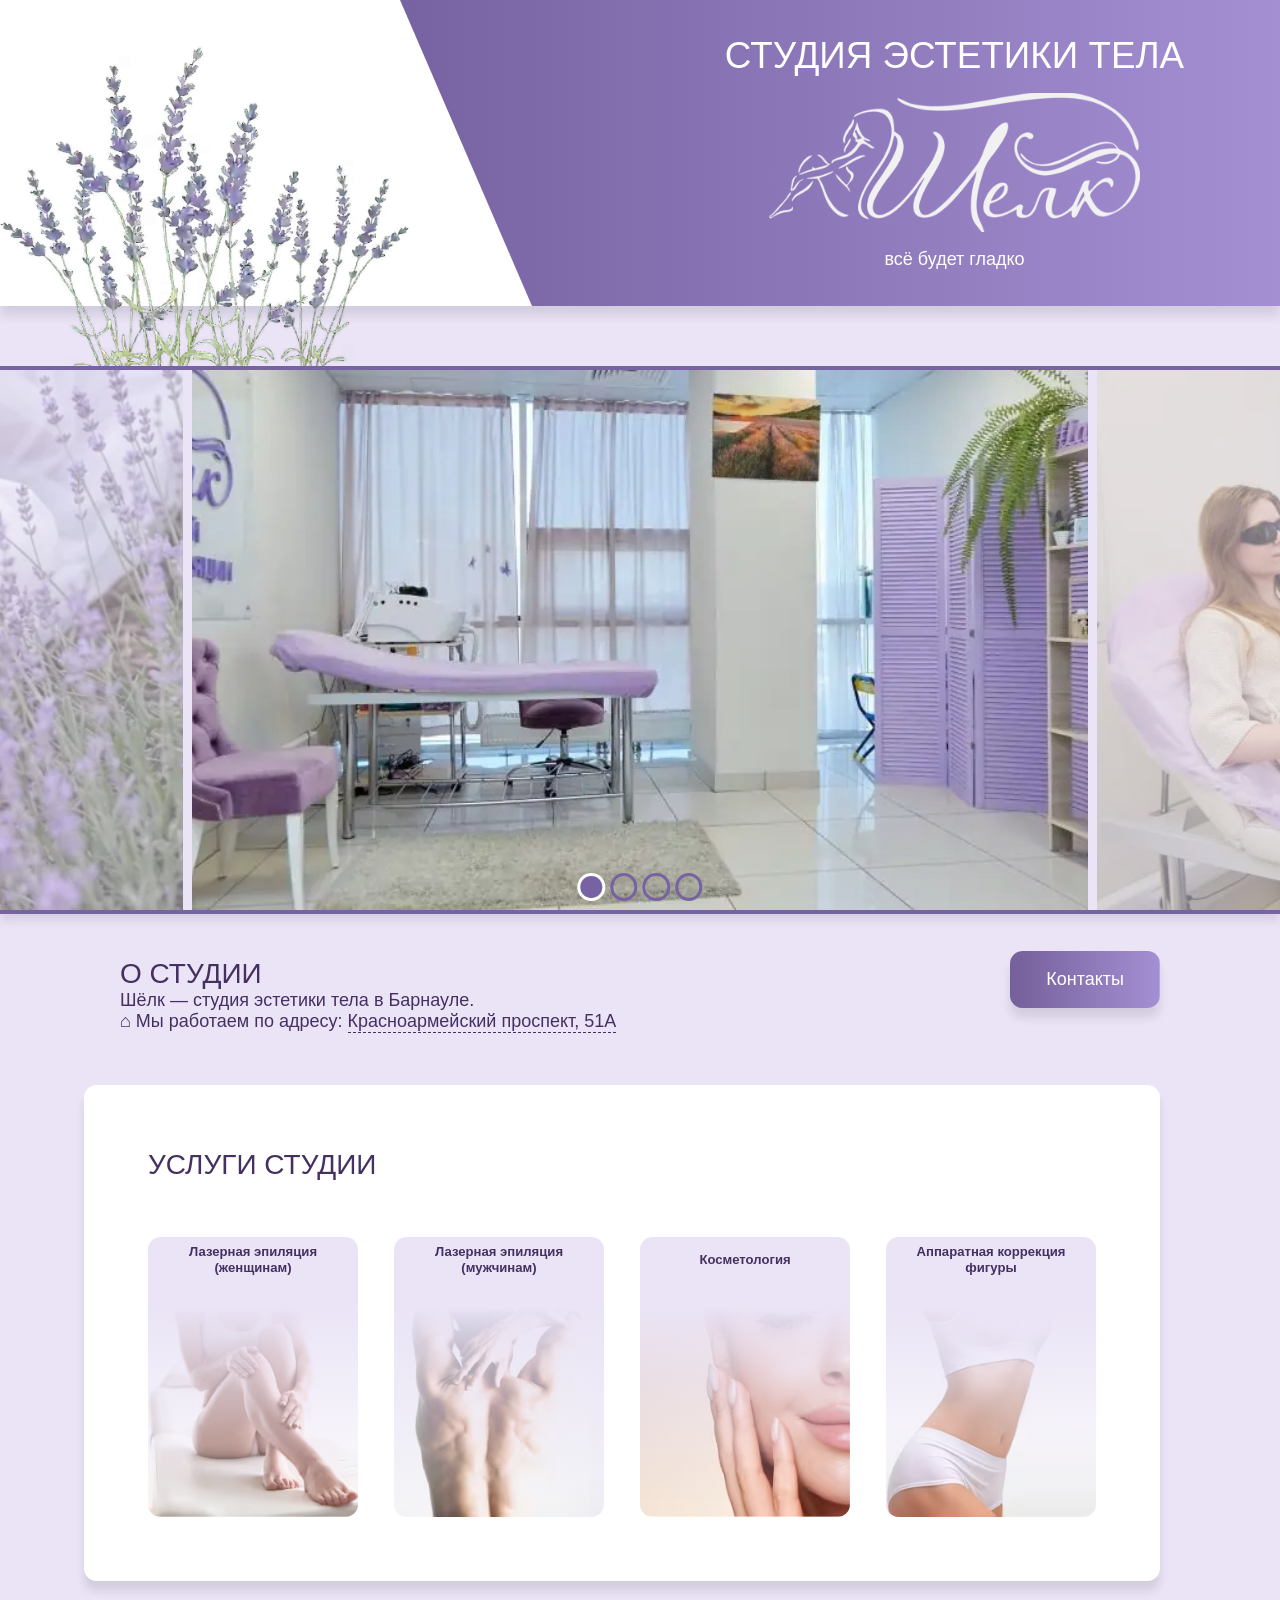
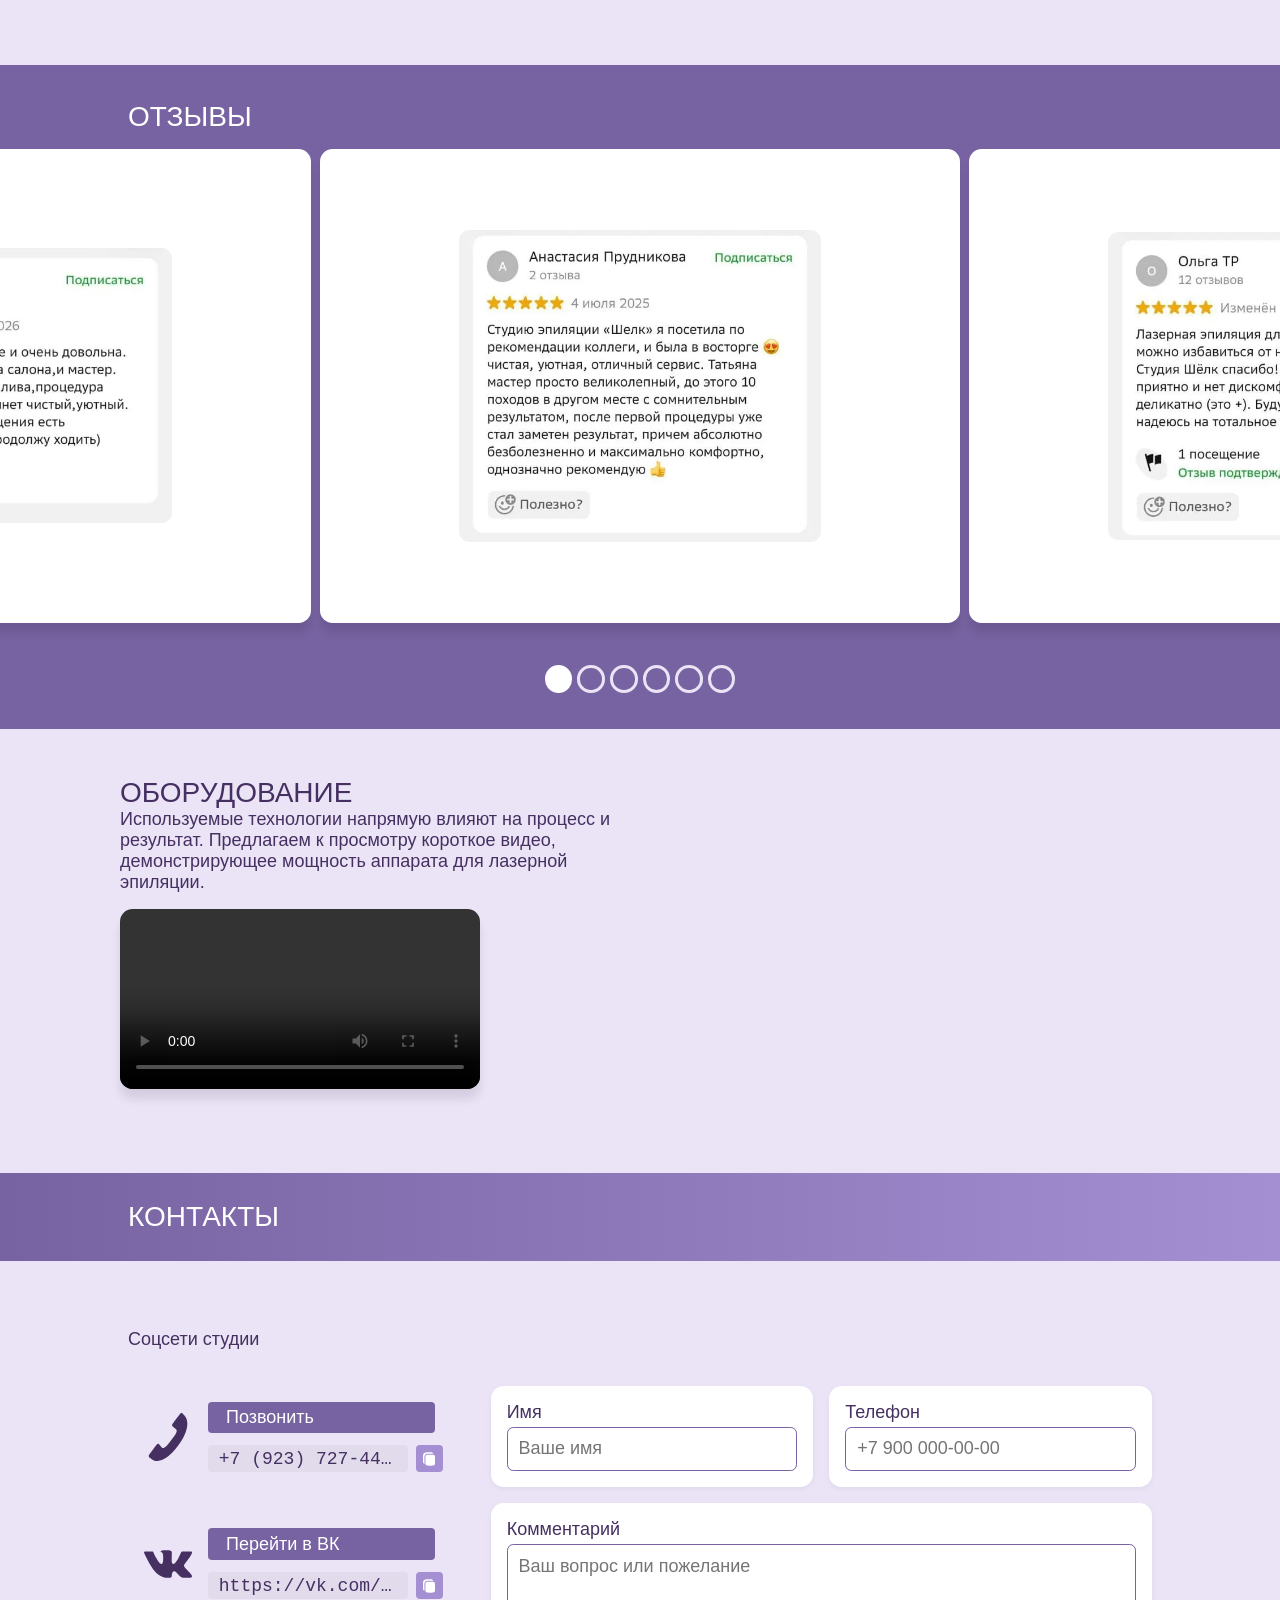
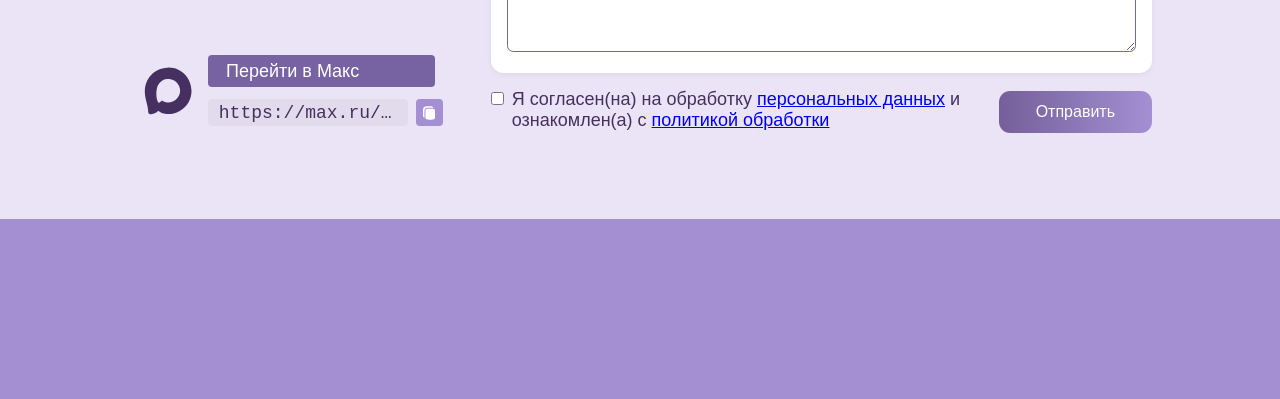
<file: src/index.html>
<!DOCTYPE html>
<html lang="en">
<head>
    <meta charset="UTF-8">
    <meta name="viewport" content="width=device-width, initial-scale=1.0">
    <meta name="description" content="Студия эстетики тела «Шёлк» в Барнауле. Лазерная эпиляция, вакуумный массаж, уход за лицом и телом. Запись онлайн или по телефону.">
    <title> Студия Шёлк | Главная </title>

    <link rel="stylesheet" href="./styles/index.css">

    
    <script src="index.js" defer></script>
</head>

<body class="flow">
    <header class="flex main-header">
        <div class="flex">

        </div>

        <div class="flow flow--space-small">
            <h1 class="uppercase fs-900">Студия эстетики тела</h1>
            <img src="./assets/logo.svg" alt="Логотип студии Шёлк">
            <p class="lowercase">Всё будет гладко</p>
        </div>
    </header>

    <main class="grid grid-container grid-container--home flow">
        <a href="#contacts" class="btn-appointment bold">Контакты</a>

        <section class="about flex">
    <div>
        <h2 class="uppercase">О студии</h2>
        <p>Шёлк — студия эстетики тела в Барнауле.</p>
        <p>
            ⌂ Мы работаем по адресу:
            <span class="address-wrapper">
                <button type="button"
                        class="address-link address-link--button"
                        aria-expanded="false"
                        aria-haspopup="true">
                    Красноармейский проспект, 51А
                </button>
                <span class="address-menu" role="menu" hidden>
                    <a href="https://yandex.ru/maps/197/barnaul/?indoorLevel=1&ll=83.775032%2C53.337092&mode=routes&rtext=53.336923%2C83.774165&rtt=auto&ruri=ymapsbm1%3A%2F%2Forg%3Foid%3D176919588288&z=19"
                       target="_blank" rel="noopener noreferrer" role="menuitem">
                        Яндекс.Карты
                    </a>
                    <a href="https://www.google.com/maps/place/%D0%A8%D1%91%D0%BB%D0%BA,%D1%81%D1%82%D1%83%D0%B4%D0%B8%D1%8F+%D1%8D%D1%81%D1%82%D0%B5%D1%82%D0%B8%D0%BA%D0%B8+%D1%82%D0%B5%D0%BB%D0%B0/@53.3370937,83.7737803,21z/data=!4m6!3m5!1s0x42dda59d79df5edb:0x22a3ec48aa9c4187!8m2!3d53.337164!4d83.774268!16s%2Fg%2F11lkx2tb87?entry=ttu&g_ep=EgoyMDI2MDkwOS4wIKXMDSoASAFQAw%3D%3Dhttps://2gis.ru/barnaul/inside/563585608666604/firm/70000001031281318/tab/info?m=83.774301%2C53.336918%2F20"
                       target="_blank" rel="noopener noreferrer" role="menuitem">
                        Google Maps
                    </a>
                    <a href="https://2gis.ru/routeSearch/rsType/car/to/83.779836,53.348105"
                       target="_blank" rel="noopener noreferrer" role="menuitem">
                        2ГИС
                    </a>
                    <a href="https://maps.apple/p/IIv70zoH55KvIC"
                       target="_blank" rel="noopener noreferrer" role="menuitem">
                        Apple Maps
                    </a>
                </span>
            </span>
        </p>
    </div>
</section>

<section class="images-wrapper has-lavender" aria-label="Фотографии интерьера студии">
    <div class="carousel-viewport">
        <div class="images-carousel flex">
        <picture data-index="0" data-static="true">
            <source type="image/webp"
                    srcset="./assets/home-images/home-1-small.webp 480w,
                            ./assets/home-images/home-1-medium.webp 800w,
                            ./assets/home-images/home-1-large.webp 1200w"
                    sizes="(max-width: 45em) 90vw, 60vw">
            <img src="./assets/home-images/home-1-large.jpeg"
                srcset="./assets/home-images/home-1-small.jpeg 480w,
                        ./assets/home-images/home-1-medium.jpeg 800w,
                        ./assets/home-images/home-1-large.jpeg 1200w"
                sizes="(max-width: 45em) 90vw, 60vw"
                width="1200" height="750"
                fetchpriority="high"
                decoding="async"
                alt="">
        </picture>
        </div>
    </div>
    <div class="carousel-controls dot-indicators" role="tablist" aria-label="Выберите слайд">
    </div>
</section>

<section class="services flow">
    <h2 class="uppercase bold">Услуги студии</h2>

    <div class="services-wrapper flex">
        <a href="lazer.html" class="services__card-link">
            <p class="service-name flex bold">Лазерная эпиляция (женщинам)</p>
            <div class="services__card-image">
                <picture>
                    <source type="image/avif" srcset="./assets/services-images/img-lazer.avif">
                    <source type="image/webp" srcset="./assets/services-images/img-lazer.webp">
                    <img src="./assets/services-images/img-lazer.jpg" alt="" width="600" height="750" loading="lazy">
                </picture>
            </div>
        </a>

        <a href="lazer-men.html" class="services__card-link">
            <p class="service-name flex">Лазерная эпиляция (мужчинам)</p>
            <div class="services__card-image">
                <picture>
                    <source type="image/avif" srcset="./assets/services-images/img-lazer-male.avif">
                    <source type="image/webp" srcset="./assets/services-images/img-lazer-male.webp">
                    <img src="./assets/services-images/img-lazer-male.jpg" alt="" width="600" height="750" loading="lazy">
                </picture>
            </div>
        </a>

        <a href="cosmetology.html" class="services__card-link">
            <p class="service-name flex">Косметология</p>
            <div class="services__card-image">
                <picture>
                    <source type="image/avif" srcset="./assets/services-images/img-cosm.avif">
                    <source type="image/webp" srcset="./assets/services-images/img-cosm.webp">
                    <img src="./assets/services-images/img-cosm.jpg" alt="" width="600" height="750" loading="lazy">
                </picture>
            </div>
        </a>

        <a href="body-contouring.html" class="services__card-link">
            <p class="service-name flex">Аппаратная коррекция фигуры</p>
            <div class="services__card-image">
                <picture>
                    <source type="image/avif" srcset="./assets/services-images/img-figure.avif">
                    <source type="image/webp" srcset="./assets/services-images/img-figure.webp">
                    <img src="./assets/services-images/img-figure.jpg" alt="" width="600" height="750" loading="lazy">
                </picture>
            </div>
        </a>
    </div>
</section>
        
    <section class="reviews grid">
        <h2 class="uppercase">Отзывы</h2>
        <div class="reviews-carousel-wrapper"> 
            <div class="reviews-carousel flex">
            </div>
        </div>
        <div class="reviews-controls dot-indicators" role="tablist" aria-label="Выберите слайд">
        </div>
    </section>

        <section class="tech flex">
            <div>
        <h2 class="uppercase">Оборудование</h2>
        <p>Используемые технологии напрямую влияют на процесс и результат. Предлагаем к просмотру короткое видео, демонстрирующее мощность аппарата для лазерной эпиляции.</p>
            </div>
        <video class="video" controls>
            <source src="assets/video-laser.mp4" type="video/mp4">
        </video>
        </section>

<section id="contacts" class="contacts flow" aria-labelledby="contact-heading">
    <h2 id="contact-heading" class="uppercase">Контакты</h2>
    <div class="contacts-content">
        <p>Соцсети студии</p>

        <div class="contacts-layout">
            <div class="contact-cards">
                <!-- Телефон -->
                <div class="contact-card">
                    <img src="assets/social/558022.svg" alt="Телефон" width="48" height="48" class="contact-card-icon">
                    <div class="contact-card-info">
                        <div class="contact-card-row">
                            <a href="tel:+79237274477" class="contact-card-btn">Позвонить</a>
                        </div>
                        <div class="contact-card-row">
                            <span class="contact-card-id" id="phone-id">+7 (923) 727-44-77</span>
                            <button type="button" class="contact-card-btn copy-btn" data-target="phone-id" aria-label="Скопировать номер телефона"></button>
                        </div>
                    </div>
                </div>

                <!-- ВКонтакте -->
                <div class="contact-card">
                    <img src="assets/social/logo-vk.svg" alt="ВКонтакте" width="48" height="48" class="contact-card-icon">
                    <div class="contact-card-info">
                        <div class="contact-card-row">
                            <a href="https://vk.com/@shelk_brn" target="_blank" rel="noopener noreferrer" class="contact-card-btn">Перейти в ВК</a>
                        </div>
                        <div class="contact-card-row">
                            <span class="contact-card-id" id="vk-id">https://vk.com/@shelk_brn</span>
                            <button type="button" class="contact-card-btn copy-btn" data-target="vk-id" aria-label="Скопировать адрес ВКонтакте"></button>
                        </div>
                    </div>
                </div>

                <!-- Макс -->
                <div class="contact-card">
                    <img src="assets/social/logo_max.svg" alt="Мессенджер Макс" width="48" height="48" class="contact-card-icon">
                    <div class="contact-card-info">
                        <div class="contact-card-row">
                            <a href="https://max.ru/u/f9LHodD0cOLfuYYqLFpOiyBLdlvNSY3TDRXtQqobvHROgwjNWFryp_TKkSQ" target="_blank" rel="noopener noreferrer" class="contact-card-btn">Перейти в Макс</a>
                        </div>
                        <div class="contact-card-row">
                            <span class="contact-card-id" id="max-id">https://max.ru/u/f9LHodD0cOLfuYYqLFpOiyBLdlvNSY3TDRXtQqobvHROgwjNWFryp_TKkSQ</span>
                            <button type="button" class="contact-card-btn copy-btn" data-target="max-id" aria-label="Скопировать ник в Максе"></button>
                        </div>
                    </div>
                </div>
            </div>

            <form id="contact-form" class="contact-form"
                  action="https://formspree.io/f/maeyrvdz"
                  method="POST" novalidate>
                <div class="form-columns">
                    <div class="form-column form-column--contacts">
                        <div class="form-group">
                            <label for="name">Имя</label>
                            <input type="text" id="name" name="name" placeholder="Ваше имя" required>
                            <span class="error-message" id="name-error"></span>
                        </div>
                        <div class="form-group">
                            <label for="phone">Телефон</label>
                            <input type="tel" id="phone" name="phone" placeholder="+7 900 000-00-00" required>
                            <span class="error-message" id="phone-error"></span>
                        </div>
                    </div>

                    <div class="form-column form-column--message">
                        <div class="form-group">
                            <label for="message">Комментарий</label>
                            <textarea id="message" name="message" rows="4" placeholder="Ваш вопрос или пожелание"></textarea>
                        </div>

                        <div class="form-group form-group--checkbox">
                            <input type="checkbox" id="consent" name="consent" required>
                            <label for="consent">
                                Я согласен(на) на обработку 
                                <a href="#" data-modal="modal-consent">персональных данных</a>
                                и ознакомлен(а) с 
                                <a href="#" data-modal="modal-policy">политикой обработки</a>
                            </label>
                            <span class="error-message" id="consent-error"></span>
                        </div>

                        <button type="submit" class="submit-btn">Отправить</button>
                        <div id="form-feedback" class="form-feedback" role="status"></div>
                    </div>
                </div>
            </form>
        </div>
    </div>

    <!-- Модальное окно с политикой -->
<!-- Модальное окно: Согласие на обработку ПД -->
<div class="modal" id="modal-consent" role="dialog" aria-modal="true" aria-labelledby="modal-consent-title">
    <div class="modal-content">
        <button type="button" class="modal-close" aria-label="Закрыть">&times;</button>
        <h3 id="modal-consent-title" class="uppercase">Согласие на обработку персональных данных</h3>
        <div class="policy-text">
            <p>Согласие на обработку персональных данных.</p><p>Действуя свободно, своей волей и в своем интересе, а также подтверждая свою дееспособность, я, как физическое лицо, ­­­­­­­даю свое согласие ИП Матвеенкова Татьяна Александровна, расположенному по адресу: г. Барнаул, пр. Красноармейский 51а, оф. 802] (далее - Оператор), на обработку своих персональных данных со следующими условиями:</p><ul><li>Данное Согласие дается на обработку персональных данных, как без использования средств автоматизации, так и с их использованием.</li><li>Согласие дается на обработку следующих моих персональных данных:<ul><li>Персональные данные, не являющиеся специальными или биометрическими: фамилия, имя, отчество; номера контактных телефонов; адрес электронной почты; пол; дата рождения; категория клиента; реквизиты карты лояльности; сведения об оказываемых услугах.</li></ul></li><li>Цель обработки персональных данных:<ul><li>предоставления пользователю возможности онлайн-записи на приём к ИП Матвеенкова Татьяна Александровна.</li><li>приобретение Предложений ИП Матвеенкова Татьяна Александровна, получение услуг и товаров ИП Матвеенкова Татьяна Александровна.</li></ul></li><li>В ходе обработки с персональными данными будут совершены следующие действия: сбор; запись; систематизация; накопление; хранение; уточнение (обновление, изменение); извлечение; использование; блокирование; удаление; уничтожение.</li><li>Персональные данные обрабатываются до достижения цели обработки либо до отзыва согласия на обработку персональных данных, в зависимости от того, какое из событий наступит раньше.</li><li>Согласие может быть отозвано субъектом персональных данных или его представителем путем направления письменного заявления Оператору или его представителю по адресу, указанному в начале данного Согласия.</li><li>В случае отзыва субъектом персональных данных или его представителем согласия на обработку персональных данных Оператор вправе продолжить обработку персональных данных без согласия субъекта персональных данных при наличии оснований, указанных в пунктах 2 – 11 части 1 статьи 6, части 2 статьи 10 и части 2 статьи 11 Федерального закона №152-ФЗ «О персональных данных» от 27.07.2006 г.</li><li>Настоящее согласие действует все время до момента прекращения обработки персональных данных, указанных в п.5 и п.6 данного Согласия.</li></ul>
        </div>
    </div>
</div>

<!-- Модальное окно: Политика обработки ПД -->
<div class="modal" id="modal-policy" role="dialog" aria-modal="true" aria-labelledby="modal-policy-title">
    <div class="modal-content">
        <button type="button" class="modal-close" aria-label="Закрыть">&times;</button>
        <h3 id="modal-policy-title" class="uppercase">Политика защиты и обработки персональных данных</h3>
        <div class="policy-text">
            <p><strong>&laquo;УТВЕРЖДАЮ&raquo;<br />ИП Матвеенкова Т.А.</strong></p>
<p><strong> &laquo;14&raquo; августа 2026г.</strong></p>
<p><strong>ПОЛИТИКА ЗАЩИТЫ И ОБРАБОТКИ</strong><br /><strong>ПЕРСОНАЛЬНЫХ ДАННЫХ </strong></p>
<ol>
<li><strong>ОБЩИЕ ПОЛОЖЕНИЯ</strong>
<ol>
<li>Настоящая Политика защиты и обработки персональных данных клиентов, контрагентов и пользователей сайта (далее &ndash; Политика) составлена в соответствии с требованиями Федерального закона от 27.07.2006г. № 152-ФЗ &laquo;О персональных данных&raquo; (далее &ndash; Закон о персональных данных) и определяет порядок обработки персональных данных и меры по обеспечению безопасности персональных данных, принимаемые ИП Матвеенковой Татьяной Александровной, ИНН 222102444014, ОГРНИП 319222500055096, далее &ndash; Оператор).</li>
<li>Оператор ставит своей важнейшей целью и условием осуществления своей деятельности соблюдение прав и свобод человека и гражданина при обработке его персональных данных, в том числе защиты прав на неприкосновенность частной жизни, личную и семейную тайну.</li>
<li>Политика действует в отношении всех персональных данных, которые обрабатывает Оператор.</li>
<li>Политика распространяется на отношения в области обработки персональных данных, возникшие у Оператора как до, так и после утверждения настоящей Политики.</li>
<li>Во исполнение требований ч. 2 ст. 18.1 Закона о персональных данных настоящая Политика публикуется в свободном доступе в информационно-телекоммуникационной сети Интернет</li>
<li>Настоящая политика Оператора в отношении обработки персональных данных применяется ко всей информации, которую Оператор может получить о посетителях веб-сайта https://шелк-барнаул.рф (далее&ndash;&nbsp;Сайт). Сайт&nbsp;не контролирует и не несет ответственности за сайты третьих лиц, на которые Пользователь может перейти по ссылкам, доступным на Сайте https://шелк-барнаул.рф</li>
<li>Использование сервисов Сайта означает безоговорочное согласие Пользователя с настоящей Политикой и указанными в ней условиями обработки его персональной информации. В&nbsp;случае несогласия с этими условиями Пользователь должен воздержаться от использования сервисов.</li>
</ol>
</li>
<li><strong>ПОНЯТИЯ, ИСПОЛЬЗУЕМЫЕ В ПОЛИТИКЕ</strong>
<ol>
<li><strong>Персональные данные</strong> &ndash; любая информация, относящаяся прямо или косвенно к определенному или определяемому физическому лицу (субъекту персональных данных), Пользователю Сайта <strong>https://шелк-барнаул.рф</strong></li>
<li><strong>Оператор</strong> &ndash; ИП Матвеенкова Татьяна Александровна, ИНН 222102444014, ОГРНИП 319222500055096.</li>
<li><strong>Обработка персональных данных</strong> &ndash; любое действие (операция) или совокупность действий (операций) с персональными данными, совершаемых с использованием средств автоматизации или без их использования.</li>
<li>Обработка персональных данных включает в себя в том числе:</li>
</ol>
</li>
</ol>
<ul>
<li>сбор;</li>
<li>запись;</li>
<li>систематизацию;</li>
<li>накопление;</li>
<li>хранение;</li>
<li>уточнение (обновление, изменение);</li>
<li>извлечение;</li>
<li>использование;</li>
<li>передачу (предоставление, доступ);</li>
<li>распространение;</li>
<li>обезличивание;</li>
<li>блокирование;</li>
<li>удаление;</li>
<li>уничтожение.
<ol>
<li><strong>Автоматизированная обработка персональных данных</strong> &ndash; обработка персональных данных с помощью средств вычислительной техники.</li>
<li><strong>Блокирование персональных данных</strong> &ndash; временное прекращение обработки персональных данных (за исключением случаев, если обработка необходима для уточнения персональных данных).</li>
<li><strong>Сайт</strong> &ndash; совокупность графических и информационных материалов, а также программ для ЭВМ и баз данных, обеспечивающих их доступность в сети Интернет по сетевому адресу https://шелк-барнаул.рф</li>
<li><strong>Пользователь</strong> &ndash; любой посетитель Сайта https://шелк-барнаул.рф</li>
<li><strong>Информационная система персональных данных</strong> &ndash; совокупность содержащихся в базах данных персональных данных&nbsp;и обеспечивающих их обработку информационных технологий и технических средств.</li>
<li><strong>Обезличивание персональных данных</strong> &ndash; действия, в результате которых невозможно определить без использования дополнительной информации принадлежность персональных данных конкретному Пользователю или иному субъекту персональных данных.</li>
<li><strong>Распространение персональных данных</strong> &ndash; любые действия, направленные на раскрытие персональных данных неопределенному кругу лиц (передача персональных данных) или на ознакомление с персональными данными неограниченного круга лиц, в том числе обнародование персональных данных в средствах массовой информации, размещение в информационно-телекоммуникационных сетях или предоставление доступа к персональным данным каким-либо иным способом.</li>
<li><strong>Персональные данные, разрешенные субъектом персональных данных для распространения</strong>, &ndash; персональные данные, доступ неограниченного круга лиц к которым предоставлен субъектом персональных данных путем дачи согласия на обработку персональных данных, разрешенных субъектом персональных данных для распространения в порядке, предусмотренном Законом о персональных данных (далее &ndash; персональные данные, разрешенные для распространения).</li>
<li><strong>Предоставление персональных данных</strong> &ndash; действия, направленные на раскрытие персональных данных определенному лицу или определенному кругу лиц.</li>
<li><strong>Трансграничная передача персональных данных</strong> &ndash; передача персональных данных на территорию иностранного государства органу власти иностранного государства, иностранному физическому или иностранному юридическому лицу.</li>
<li><strong>Уничтожение персональных данных</strong> &ndash; любые действия, в результате которых персональные данные уничтожаются безвозвратно с невозможностью дальнейшего восстановления содержания персональных данных в информационной системе персональных данных и (или) уничтожаются материальные носители персональных данных.</li>
</ol>
</li>
</ul>
<ol>
<li><strong>ПРАВА И ОБЯЗАННОСТИ ОПЕРАТОРА</strong>
<ol>
<li>Оператор имеет право:
<ol>
<li>получать от субъекта персональных данных достоверные информацию и/или документы, содержащие персональные данные;</li>
<li><a id="_Hlk164331940"></a>в случае отзыва субъектом персональных данных согласия на обработку персональных данных Оператор вправе продолжить обработку персональных данных без согласия субъекта персональных данных при наличии оснований, указанных в Законе о персональных данных;</li>
<li>предоставлять персональные данные субъектов третьим лицам, если это предусмотрено действующим законодательством (налоговые, правоохранительные органы и др.);</li>
<li>отказывать в предоставлении персональных данных в случаях, предусмотренных законодательством;</li>
<li>самостоятельно определять состав и перечень мер, необходимых и достаточных для обеспечения выполнения обязанностей, предусмотренных Законом о персональных данных и принятыми в соответствии с ним нормативными правовыми актами, если иное не предусмотрено Законом о персональных данных или другими федеральными законами.</li>
</ol>
</li>
<li>Оператор обязан:
<ol>
<li>При сборе персональных данных, в том числе посредством информационно-телекоммуникационной сети "Интернет", оператор обязан обеспечить запись, систематизацию, накопление, хранение, уточнение (обновление, изменение), извлечение персональных данных граждан Российской Федерации с использованием баз данных, находящихся на территории Российской Федерации, за исключением случаев, указанных в пунктах 2, 3, 4, 8 части 1 статьи 6 Закона о персональных данных.</li>
<li>соблюдать конфиденциальность персональных данных - не раскрывать третьим лицам и не распространять персональные данные без согласия субъекта персональных данных, если иное не предусмотрено федеральным законом;</li>
<li>предоставлять субъекту персональных данных по его просьбе информацию, касающуюся обработки его персональных данных;</li>
<li>организовывать обработку персональных данных в порядке, установленном действующим законодательством РФ;</li>
<li>отвечать на обращения и запросы субъектов персональных данных и их законных представителей в соответствии с требованиями Закона о персональных данных;</li>
<li>сообщать в уполномоченный орган по защите прав субъектов персональных данных по запросу этого органа необходимую информацию в течение 10 рабочих&nbsp;дней с даты получения такого запроса;</li>
<li>публиковать или иным образом обеспечивать неограниченный доступ к настоящей Политике в отношении обработки персональных данных;</li>
<li>принимать правовые, организационные и технические меры для защиты персональных данных от неправомерного или случайного доступа к ним, уничтожения, изменения, блокирования, копирования, предоставления, распространения персональных данных, а также от иных неправомерных действий в отношении персональных данных;</li>
<li>прекратить передачу (распространение, предоставление, доступ) персональных данных, прекратить обработку и уничтожить персональные данные в порядке и случаях, предусмотренных Законом о персональных данных;</li>
<li>исполнять иные обязанности, предусмотренные Законом о персональных данных.</li>
</ol>
</li>
</ol>
</li>
<li><strong>ПРАВА И ОБЯЗАННОСТИ СУБЪЕКТОВ ПЕРСОНАЛЬНЫХ ДАННЫХ</strong>
<ol>
<li>Субъекты персональных данных имеют право:
<ol>
<li>получать информацию, касающуюся обработки их персональных данных, за исключением случаев, предусмотренных федеральными законами. Сведения предоставляются субъекту персональных данных Оператором в доступной форме, и в них не должны содержаться персональные данные, относящиеся к другим субъектам персональных данных, за исключением случаев, когда имеются законные основания для раскрытия таких персональных данных. Перечень информации и порядок ее получения установлены&nbsp;Законом о персональных данных;</li>
<li>требовать от оператора уточнения его персональных данных, их блокирования или уничтожения в случае, если персональные данные являются неполными, устаревшими, неточными, незаконно полученными или не являются необходимыми для заявленной цели обработки, а также принимать предусмотренные законом меры по защите своих прав;</li>
<li>выдвигать условие предварительного согласия при обработке персональных данных в целях продвижения на рынке товаров, работ и услуг;</li>
<li>на отзыв согласия на обработку персональных данных;</li>
<li>обжаловать в уполномоченный орган по защите прав субъектов персональных данных или в судебном порядке неправомерные действия или бездействие Оператора при обработке его персональных данных;</li>
<li>на осуществление иных прав, предусмотренных законодательством РФ.</li>
</ol>
</li>
<li>Субъекты персональных данных обязаны:
<ol>
<li>предоставлять Оператору достоверные данные о себе;</li>
<li>сообщать Оператору об уточнении (обновлении, изменении) своих персональных данных.</li>
</ol>
</li>
<li>Лица, передавшие Оператору недостоверные сведения о себе&nbsp;либо сведения о другом субъекте персональных данных без согласия последнего, несут ответственность в соответствии с законодательством РФ.</li>
</ol>
</li>
<li><strong>ПОРЯДОК И УСЛОВИЯ ОБРАБОТКИ, ХРАНЕНИЕ ПЕРСОНАЛЬНЫХ ДАННЫХ</strong>
<ol>
<li>Обработка персональных данных осуществляется Оператором в соответствии с требованиями законодательства Российской Федерации. Обработка персональных данных ограничивается достижением конкретных, заранее определенных и законных целей. Не допускается обработка персональных данных, несовместимая с целями сбора персональных данных.</li>
<li>Обработка персональных данных осуществляется с согласия субъектов персональных данных на обработку их персональных данных, а также без такового в случаях, предусмотренных законодательством Российской Федерации.</li>
<li>Согласие на обработку персональных данных, разрешенных субъектом персональных данных для распространения, оформляется отдельно от иных согласий субъекта персональных данных на обработку его персональных данных.</li>
<li>Согласие на обработку персональных данных, разрешенных субъектом персональных данных для распространения, может быть предоставлено оператору:
<ol>
<li>непосредственно;</li>
<li>с использованием информационной системы уполномоченного органа по защите прав субъектов персональных данных.</li>
</ol>
</li>
<li>Оператор осуществляет как автоматизированную, так и неавтоматизированную обработку персональных данных. Правовыми основаниями обработки персональных данных Оператором являются:
<ol>
<li>уставные (учредительные) документы Оператора;</li>
<li>федеральные законы, иные нормативно-правовые акты в сфере защиты персональных данных;</li>
<li>согласия Пользователей на обработку их персональных данных, на обработку персональных данных, разрешенных для распространения.</li>
</ol>
</li>
<li>К обработке персональных данных допускаются работники Оператора, в должностные обязанности которых входит обработка персональных данных.</li>
<li>Обработка персональных данных осуществляется путем:
<ol>
<li>получения персональных данных в устной и письменной форме непосредственно с согласия субъекта персональных данных на обработку или распространение его персональных данных;</li>
<li>внесения персональных данных в журналы, реестры и информационные системы Оператора;</li>
<li>использования иных способов обработки персональных данных.</li>
</ol>
</li>
<li>Не допускается раскрытие третьим лицам и распространение персональных данных без согласия субъекта персональных данных, если иное не предусмотрено федеральным законом.</li>
<li>Передача персональных данных органам дознания и следствия, в Федеральную налоговую службу, Социальный фонд и другие уполномоченные органы исполнительной власти и организации осуществляется в соответствии с требованиями законодательства Российской Федерации.</li>
<li>Оператор принимает необходимые правовые, организационные и технические меры для защиты персональных данных от неправомерного или случайного доступа к ним, уничтожения, изменения, блокирования, распространения и других несанкционированных действий, в том числе:
<ol>
<li>определяет угрозы безопасности персональных данных при их обработке;</li>
<li>принимает локальные нормативные акты и иные документы, регулирующие отношения в сфере обработки и защиты персональных данных;</li>
<li>назначает лиц, ответственных за обеспечение безопасности персональных данных в структурных подразделениях и информационных системах Оператора;</li>
<li>создает необходимые условия для работы с персональными данными;</li>
<li>организует учет документов, содержащих персональные данные;</li>
<li>организует работу с информационными системами, в которых обрабатываются персональные данные;</li>
<li>хранит персональные данные в условиях, при которых обеспечивается их сохранность и исключается неправомерный доступ к ним;</li>
<li>организует обучение работников Оператора, осуществляющих обработку персональных данных.</li>
</ol>
</li>
<li>Оператор осуществляет хранение персональных данных в форме, позволяющей определить субъекта персональных данных, не дольше, чем этого требуют цели обработки персональных данных, если срок хранения персональных данных не установлен федеральным законом, договором или соглашением.</li>
<li>При сборе персональных данных, в том числе посредством информационно телекоммуникационной сети интернет, Оператор обеспечивает запись, систематизацию, накопление, хранение, уточнение (обновление, изменение), извлечение персональных данных граждан Российской Федерации с использованием баз данных, находящихся на территории Российской Федерации, за исключением случаев, указанных в Законе о персональных данных.</li>
<li>Цели обработки персональных данных:
<ol>
<li>обеспечение соблюдения Конституции, федеральных законов и иных нормативных правовых актов Российской Федерации;</li>
<li>осуществление своей деятельности;</li>
<li>ведение кадрового делопроизводства;</li>
<li>содействие работникам в трудоустройстве, получении образования и продвижении по службе, обеспечение личной безопасности работников, контроль количества и качества выполняемой работы, обеспечение сохранности имущества;</li>
<li>привлечение и отбор кандидатов на работу у Оператора;</li>
<li>организация постановки на индивидуальный (персонифицированный) учет работников в системе обязательного пенсионного страхования;</li>
<li>заполнение и передача в органы исполнительной власти и иные уполномоченные организации требуемых форм отчетности;</li>
<li>осуществление гражданско-правовых отношений;</li>
<li>ведение бухгалтерского учета;</li>
<li>осуществление пропускного режима.</li>
<li>информирование Пользователя посредством отправки электронных писем;</li>
<li>предоставление доступа Пользователю к сервисам, информации и/или материалам, содержащимся на Сайте https://шелк-барнаул.рф</li>
<li>Обработка персональных данных работников может осуществляться исключительно в целях обеспечения соблюдения законов и иных нормативных правовых актов.</li>
<li>Категории субъектов персональных данных. Обрабатываются ПД следующих субъектов ПД:
<ol>
<li>физические лица, состоящие с Оператором&nbsp;в трудовых отношениях;</li>
<li>физические лица, уволившиеся от ИП Матвеенковой Т. А.;</li>
<li>физические лица, являющиеся кандидатами на работу;</li>
<li>физические лица, состоящие с&nbsp;Оператором в гражданско-правовых отношениях.</li>
</ol>
</li>
<li>ПД, обрабатываемые Оператором:
<ol>
<li>данные, полученные при осуществлении трудовых отношений;</li>
<li>данные, полученные для осуществления отбора кандидатов на работу;</li>
<li>данные, полученные при осуществлении гражданско-правовых отношений.</li>
</ol>
</li>
<li>Оператор обрабатывает персональные данные Пользователя только в случае их заполнения и/или отправки Пользователем самостоятельно через специальные формы, расположенные на сайте <a href="https://шелк-барнаул.рф">https://шелк-барнаул.рф</a> или направленные Оператору посредством электронной почты. Заполняя соответствующие формы и/или отправляя свои персональные данные Оператору, Пользователь выражает свое согласие с данной Политикой.</li>
<li>Субъект персональных данных самостоятельно принимает решение о предоставлении его персональных данных и дает согласие свободно, своей волей и в своем интересе.</li>
<li>Оператор имеет право направлять Пользователю уведомления о новых продуктах и услугах, специальных предложениях и различных событиях. Пользователь всегда может отказаться от получения информационных сообщений, направив Оператору письмо на адрес электронной почты с пометкой &laquo;Отказ от уведомлений о новых продуктах и услугах и специальных предложениях&raquo;.</li>
<li>Обезличенные данные Пользователей, собираемые с помощью сервисов интернет-статистики, служат для сбора информации о действиях Пользователей на сайте, улучшения качества сайта и его содержания.</li>
<li>Хранение ПД.
<ol>
<li>ПД субъектов могут быть получены, проходить дальнейшую обработку и передаваться на хранение как на бумажных носителях, так и в электронном виде.</li>
<li>ПД, зафиксированные на бумажных носителях, хранятся в запираемых шкафах либо в запираемых помещениях с ограниченным правом доступа.</li>
<li>ПД субъектов, обрабатываемые с использованием средств автоматизации в разных целях, хранятся в разных папках.</li>
<li>Не допускается хранение и размещение документов, содержащих ПД, в открытых электронных каталогах (файлообменниках) в ИСПД.</li>
<li>Хранение ПД в форме, позволяющей определить субъекта ПД, осуществляется не дольше, чем этого требуют цели их обработки, и они подлежат уничтожению по достижении целей обработки или в случае утраты необходимости в их достижении.</li>
</ol>
</li>
<li>Уничтожение ПД.
<ol>
<li>Уничтожение документов (носителей), содержащих ПД, производится путем сожжения, дробления (измельчения), химического разложения, превращения в бесформенную массу или порошок. Для уничтожения бумажных документов допускается применение шредера.</li>
<li>ПД на электронных носителях уничтожаются путем стирания или форматирования носителя.</li>
<li>Факт уничтожения ПД подтверждается документально актом об уничтожении носителей.</li>
</ol>
</li>
</ol>
</li>
</ol>
</li>
<li><strong>ОБЪЁМ И КАТЕГОРИИ ОБРАБАТЫВАЕМЫХ ПЕРСОНАЛЬНЫХ ДАННЫХ, КАТЕГОРИИ СУБЪЕКТОВ ПЕРСОНАЛЬНЫХ ДАННЫХ</strong>
<ol>
<li>Содержание и объем обрабатываемых персональных данных соответствуют заявленным целям обработки. Обрабатываемые персональные данные не должны быть избыточными по отношению к заявленным целям их обработки.</li>
<li><a id="sub_401"></a>Обработка персональных данных допускается в следующих случаях:
<ol>
<li><a id="sub_402"></a>обработка персональных данных осуществляется с согласия субъекта персональных данных на обработку его персональных данных;</li>
<li>обработка персональных данных необходима для исполнения договора, стороной которого, либо выгодоприобретателем, или поручителем, по которому, является субъект персональных данных, а также для заключения договора по инициативе субъекта персональных данных или договора, по которому субъект персональных данных будет являться выгодоприобретателем или поручителем. Заключаемый с субъектом персональных данных договор не может содержать положения, ограничивающие права и свободы субъекта персональных данных, устанавливающие случаи обработки персональных данных несовершеннолетних, если иное не предусмотрено законодательством Российской Федерации, а также положения, допускающие в качестве условия заключения договора бездействие субъекта персональных данных;</li>
<li>обработка персональных данных необходима для защиты жизни, здоровья или иных жизненно важных интересов субъекта персональных данных, если получение согласия субъекта персональных данных невозможно.</li>
</ol>
</li>
<li>К категориям субъектов персональных данных относятся:
<ol>
<li><a id="sub_403"></a>Работники оператора, бывшие работники, кандидаты на замещение вакантных должностей, а также родственники работников. <a id="sub_431"></a>В данной категории субъектов оператором обрабатываются персональные данные:
<ol>
<li>в целях обеспечения соблюдения законов и иных нормативных правовых актов, содействия работникам в трудоустройстве, получении образования и продвижении по службе, обеспечения личной безопасности работников, контроля количества и качества выполняемой работы и обеспечения сохранности имущества:</li>
</ol>
</li>
</ol>
</li>
</ol>
</li>
</ol>
<table>
<tbody>
<tr>
<td>
<p>Категория персональных данных</p>
</td>
<td>
<p>Перечень персональных данных</p>
</td>
<td>
<p>Способ обработки</p>
</td>
<td>
<p>Срок обработки</p>
</td>
<td>
<p>Срок хранения</p>
</td>
</tr>
<tr>
<td>
<p>только общие персональные данные</p>
</td>
<td>
<p>- фамилия, имя, отчество;</p>
<p>- пол;</p>
<p>- гражданство;</p>
<p>- дата и место рождения;</p>
<p>- номера телефонов (домашний, мобильный, рабочий);</p>
</td>
<td>
<p>Смешанный</p>
</td>
<td>
<p>До отзыва согласия на обработку персональных данных</p>
</td>
<td>
<p>30 дней после истечения сроки обработки</p>
</td>
</tr>
</tbody>
</table>
<ul>
<li>
<ul>
<li>
<ol>
<li>Клиенты и контрагенты оператора (физические лица); <a id="sub_432"></a>В данной категории субъектов оператором обрабатываются персональные данные, полученные оператором:
<ol>
<li>в целях исполнения договора, стороной которого является субъект персональных данных:</li>
</ol>
</li>
</ol>
</li>
</ul>
</li>
</ul>
<table>
<tbody>
<tr>
<td>
<p>Категория персональных данных</p>
</td>
<td>
<p>Перечень персональных данных</p>
</td>
<td>
<p>Способ обработки</p>
</td>
<td>
<p>Срок обработки</p>
</td>
<td>
<p>Срок хранения</p>
</td>
</tr>
<tr>
<td>
<p>только общие персональные данные</p>
</td>
<td>
<p>- фамилия, имя, отчество;</p>
<p>- пол;</p>
<p>- дата и место рождения;</p>
<p>- номера телефонов (домашний, мобильный, рабочий);</p>
</td>
<td>
<p>Смешанный</p>
</td>
<td>
<p>До отзыва согласия на обработку персональных данных</p>
</td>
<td>
<p>30 дней после истечения сроки обработки</p>
</td>
</tr>
</tbody>
</table>
<ul>
<li>
<ul>
<li>
<ol>
<li>Представители/работники клиентов и контрагентов оператора (юридических лиц). <a id="sub_433"></a>В данной категории субъектов оператором обрабатываются персональные данные, полученные оператором:
<ol>
<li>в целях исполнения договора, стороной которого является клиент/контрагент (юридическое лицо):</li>
</ol>
</li>
</ol>
</li>
</ul>
</li>
</ul>
<table>
<tbody>
<tr>
<td>
<p>Категория персональных данных</p>
</td>
<td>
<p>Перечень персональных данных</p>
</td>
<td>
<p>Способ обработки</p>
</td>
<td>
<p>Срок обработки</p>
</td>
<td>
<p>Срок хранения</p>
</td>
</tr>
<tr>
<td>
<p>только общие персональные данные</p>
</td>
<td>
<p>- фамилия, имя, отчество;</p>
<p>- пол;</p>
<p>- номера телефонов (домашний, мобильный, рабочий);</p>
</td>
<td>
<p>смешанный</p>
</td>
<td>
<p>бессрочно</p>
</td>
<td>
<p>30 дней после истечения сроки обработки</p>
</td>
</tr>
<tr>
<td>
<p>общие, специальные и биометрические персональные данные</p>
</td>
<td>
<p>- фамилия, имя, отчество;</p>
<p>- пол;</p>
<p>- номера телефонов (домашний, мобильный, рабочий);</p>
<p>- фото;</p>
<p>- видео;</p>
<p>- иное.</p>
</td>
<td>
<p>смешанный</p>
</td>
<td>
<p>До достижения цели обработки персональных данных</p>
</td>
<td>
<p>30 дней после истечения сроки обработки</p>
</td>
</tr>
</tbody>
</table>
<ul>
<li>
<ol>
<li><a id="sub_404"></a>Обработка специальных категорий персональных данных, касающихся расовой, национальной принадлежности, политических взглядов, религиозных или философских убеждений, состояния здоровья, интимной жизни, допускается:
<ol>
<li>в случае, если субъект персональных данных дал согласие в письменной форме на обработку своих персональных данных;</li>
<li>в соответствии с законодательством о государственной социальной помощи, трудовым законодательством, пенсионным законодательством Российской Федерации.</li>
</ol>
</li>
<li>Вышеперечисленные данные далее по тексту Политики объединены общим понятием &laquo;Персональные данные&raquo;.</li>
<li>Обработка специальных категорий персональных данных, касающихся расовой, национальной принадлежности, политических взглядов, религиозных или философских убеждений, интимной жизни, Оператором не осуществляется.</li>
<li>Обработка персональных данных, разрешенных для распространения, из числа специальных категорий персональных данных, указанных в части 1 статьи 10 Закона о персональных данных, допускается, если соблюдаются запреты и условия, предусмотренные статьей 10.1 Закона о персональных данных.</li>
<li>Согласие Пользователя на обработку персональных данных, разрешенных для распространения, оформляется отдельно от других согласий на обработку его персональных данных. При этом соблюдаются условия, предусмотренные, в частности, статьей 10.1 Закона о персональных данных. Требования к содержанию такого согласия устанавливаются уполномоченным органом по защите прав субъектов персональных данных.</li>
<li>Оператор осуществляет сбор, запись, систематизацию, накопление, хранение, уточнение (обновление, изменение), извлечение, использование, передачу (распространение, предоставление, доступ), обезличивание, блокирование, удаление и уничтожение персональных данных.</li>
<li>Оператор осуществляет автоматизированную обработку персональных данных с получением и/или передачей полученной информации по информационно-телекоммуникационным сетям или без таковой.</li>
<li>Согласие на обработку персональных данных, разрешенных для распространения, Пользователь предоставляет Оператору непосредственно.</li>
<li>Оператор обязан в срок не позднее трех рабочих дней с момента получения указанного согласия Пользователя опубликовать информацию об условиях обработки, о наличии запретов и условий на обработку неограниченным кругом лиц персональных данных, разрешенных для распространения.</li>
<li>Передача (распространение, предоставление, доступ) персональных данных, разрешенных субъектом персональных данных для распространения, должна быть прекращена в любое время по требованию субъекта персональных данных. Данное требование должно включать в себя фамилию, имя, отчество (при наличии), контактную информацию (номер телефона, адрес электронной почты или почтовый адрес) субъекта персональных данных, а также перечень персональных данных, обработка которых подлежит прекращению. Указанные в данном требовании персональные данные могут обрабатываться только Оператором, которому оно направлено.</li>
<li>Согласие на обработку персональных данных, разрешенных для распространения, прекращает свое действие с момента поступления Оператору требования, указанного в пункте 4.1. настоящей Политики в отношении обработки персональных данных.</li>
</ol>
</li>
</ul>
<ol>
<li><strong>ПОРЯДОК ОБЕСПЕЧЕНИЯ БЕЗОПАСНОСТИ ПРИ РАБОТЕ С ПЕРСОНАЛЬНЫМИ ДАННЫМИ</strong>
<ol>
<li>Безопасность персональных данных, которые обрабатываются Оператором, обеспечивается путем реализации правовых, организационных и технических мер, необходимых для выполнения в полном объеме требований действующего законодательства в области защиты персональных данных.</li>
<li>Оператор обеспечивает сохранность персональных данных и принимает все возможные меры, исключающие доступ к персональным данным неуполномоченных лиц.</li>
<li>Персональные данные Пользователя никогда, ни при каких условиях не будут переданы третьим лицам, за исключением случаев, связанных с исполнением действующего законодательства, либо в случае, если субъектом персональных данных дано согласие Оператору на передачу данных третьему лицу для исполнения обязательств по гражданско-правовому договору.</li>
<li>Срок обработки персональных данных определяется достижением целей, для которых были собраны персональные данные, если иной срок не предусмотрен договором или действующим законодательством.</li>
<li>Пользователь может в любой момент отозвать свое согласие на обработку персональных данных, направив Оператору уведомление посредством электронной почты на электронный адрес Оператора с пометкой &laquo;Отзыв согласия на обработку персональных данных&raquo;.</li>
<li>Вся информация, которая собирается сторонними сервисами, в том числе платежными системами, средствами связи и другими поставщиками услуг, хранится и обрабатывается указанными лицами (Операторами) в соответствии с их Пользовательским соглашением и Политикой конфиденциальности. Субъект персональных данных и/или Пользователь обязан самостоятельно своевременно ознакомиться с указанными документами. Оператор не несет ответственность за действия третьих лиц, в том числе указанных в настоящем пункте поставщиков услуг.</li>
<li>Оператор при обработке персональных данных обеспечивает конфиденциальность персональных данных.</li>
<li>Оператор осуществляет хранение персональных данных в форме, позволяющей определить субъекта персональных данных, не дольше, чем этого требуют цели обработки персональных данных, если срок хранения персональных данных не установлен федеральным законом, договором, стороной которого, выгодоприобретателем или поручителем по которому является субъект персональных данных.</li>
<li>Условием прекращения обработки персональных данных может являться достижение целей обработки персональных данных, истечение срока действия согласия субъекта персональных данных или отзыв согласия субъектом персональных данных, а также выявление неправомерной обработки персональных данных.</li>
<li>Оператор обязан сообщить в порядке, предусмотренном статьей 14 Закона о персональных данных, субъекту персональных данных или его представителю информацию о наличии персональных данных, относящихся к соответствующему субъекту персональных данных, а также предоставить возможность ознакомления с этими персональными данными при обращении субъекта персональных данных или его представителя либо в течение десяти рабочих дней с даты получения запроса субъекта персональных данных или его представителя. Указанный срок может быть продлен, но не более чем на пять рабочих дней в случае направления оператором в адрес субъекта персональных данных мотивированного уведомления с указанием причин продления срока предоставления запрашиваемой информации.</li>
<li>Оператор обязан предоставить безвозмездно субъекту персональных данных или его представителю возможность ознакомления с персональными данными, относящимися к этому субъекту персональных данных. В срок, не превышающий семи рабочих дней со дня предоставления субъектом персональных данных или его представителем сведений, подтверждающих, что персональные данные являются неполными, неточными или неактуальными, оператор обязан внести в них необходимые изменения. В срок, не превышающий семи рабочих дней со дня представления субъектом персональных данных или его представителем сведений, подтверждающих, что такие персональные данные являются незаконно полученными или не являются необходимыми для заявленной цели обработки, оператор обязан уничтожить такие персональные данные. Оператор обязан уведомить субъекта персональных данных или его представителя о внесенных изменениях и предпринятых мерах и принять разумные меры для уведомления третьих лиц, которым персональные данные этого субъекта были переданы.</li>
<li>В случае подтверждения факта неточности персональных данных оператор на основании сведений, представленных субъектом персональных данных или его представителем либо уполномоченным органом по защите прав субъектов персональных данных, или иных необходимых документов обязан уточнить персональные данные либо обеспечить их уточнение (если обработка персональных данных осуществляется другим лицом, действующим по поручению оператора) в течение семи рабочих дней со дня представления таких сведений и снять блокирование персональных данных.</li>
<li>Оператор обязан прекратить обработку персональных данных или обеспечить прекращение обработки персональных данных лицом, действующим по поручению оператора:
<ol>
<li>в случае выявления неправомерной обработки персональных данных, осуществляемой оператором или лицом, действующим по поручению оператора, в срок, не превышающий трех рабочих дней с даты этого выявления;</li>
<li>в случае отзыва субъектом персональных данных согласия на обработку его персональных данных;</li>
<li>в случае достижения цели обработки персональных данных и уничтожить персональные данные или обеспечить их уничтожение (если обработка персональных данных осуществляется другим лицом, действующим по поручению оператора) в срок, не превышающий тридцати дней с даты достижения цели обработки персональных данных. В случае отсутствия возможности уничтожения персональных данных в течение указанного срока оператор осуществляет блокирование таких персональных данных или обеспечивает их блокирование (если обработка персональных данных осуществляется другим лицом, действующим по поручению оператора) и обеспечивает уничтожение персональных данных в срок не более чем шесть месяцев, если иной срок не установлен федеральными законами.</li>
</ol>
</li>
<li>В случае установления факта неправомерной или случайной передачи (предоставления, распространения, доступа) персональных данных, повлекшей нарушение прав субъектов персональных данных, оператор обязан с момента выявления такого инцидента оператором, уполномоченным органом по защите прав субъектов персональных данных или иным заинтересованным лицом уведомить уполномоченный орган по защите прав субъектов персональных данных:
<ol>
<li>в течение двадцати четырех часов о произошедшем инциденте, о предполагаемых причинах, повлекших нарушение прав субъектов персональных данных, и предполагаемом вреде, нанесенном правам субъектов персональных данных, о принятых мерах по устранению последствий соответствующего инцидента, а также предоставить сведения о лице, уполномоченном оператором на взаимодействие с уполномоченным органом по защите прав субъектов персональных данных, по вопросам, связанным с выявленным инцидентом;</li>
<li>в течение семидесяти двух часов о результатах внутреннего расследования выявленного инцидента, а также предоставить сведения о лицах, действия которых стали причиной выявленного инцидента (при наличии).</li>
</ol>
</li>
<li>В случае обращения субъекта персональных данных к оператору с требованием о прекращении обработки персональных данных оператор в срок, не превышающий десяти рабочих дней с даты получения им соответствующего требования, обязан прекратить их обработку или обеспечить прекращение такой обработки (если такая обработка осуществляется лицом, осуществляющим обработку персональных данных), за исключением случаев, предусмотренных Законом о персональных данных. Указанный срок может быть продлен, но не более чем на пять рабочих дней в случае направления оператором в адрес субъекта персональных данных мотивированного уведомления с указанием причин продления срока предоставления запрашиваемой информации.</li>
<li>После истечения срока нормативного хранения документов, содержащих персональные данные субъекта, или при наступлении иных законных оснований документы подлежат уничтожению.</li>
<li>Оператор для этих целей создает экспертную комиссию и проводит экспертизу ценности документов.</li>
<li>По результатам экспертизы документы, содержащие персональные данные субъекта и подлежащие уничтожению:
<ol>
<li>на бумажном носителе - уничтожаются путем измельчения в шредере;</li>
<li>в электронном виде - стираются с информационных носителей либо физически уничтожаются сами носители, на которых хранится информация.</li>
</ol>
</li>
</ol>
</li>
<li><strong>ЗАЩИТА ПЕРСОНАЛЬНЫХ ДАННЫХ</strong>
<ol>
<li>В соответствии с требованиями нормативных документов Оператором создана система защиты персональных данных (СЗПД), состоящая из подсистем правовой, организационной и технической защиты.</li>
<li>Подсистема правовой защиты представляет собой комплекс правовых, организационно-распорядительных и нормативных документов, обеспечивающих создание, функционирование и совершенствование СЗПД.</li>
<li>Подсистема организационной защиты включает в себя организацию структуры управления СЗПД, разрешительной системы, защиты информации при работе с сотрудниками, партнерами и сторонними лицами.</li>
<li>Подсистема технической защиты включает в себя комплекс технических, программных, программно-аппаратных средств, обеспечивающих защиту ПД.</li>
<li>Основными мерами защиты ПД, используемыми Оператором, являются:
<ol>
<li>Назначение лица, ответственного за обработку ПД, которое осуществляет организацию обработки ПД, обучение и инструктаж, внутренний контроль за соблюдением учреждением и его работниками требований к защите ПД.</li>
<li>Определение актуальных угроз безопасности ПД при их обработке в ИСПД и разработка мер и мероприятий по защите ПД.</li>
<li>Разработка политики в отношении обработки персональных данных.</li>
<li>Установление правил доступа к ПД, обрабатываемым в ИСПД, а также обеспечение регистрации и учета всех действий, совершаемых с ПД в ИСПД.</li>
<li>Установление индивидуальных паролей доступа сотрудников в информационную систему в соответствии с их производственными обязанностями.</li>
<li>Применение прошедших в установленном порядке процедуру оценки соответствия средств защиты информации.</li>
<li>Сертифицированное антивирусное программное обеспечение с регулярно обновляемыми базами.</li>
<li>Соблюдение условий, обеспечивающих сохранность ПД и исключающих несанкционированный к ним доступ.</li>
<li>Обнаружение фактов несанкционированного доступа к персональным данным и принятие мер.</li>
<li>Восстановление ПД, модифицированных или уничтоженных вследствие несанкционированного доступа к ним.</li>
<li>Обучение работников Оператора, непосредственно осуществляющих обработку персональных данных, положениям законодательства РФ о персональных данных, в том числе требованиям к защите персональных данных, документам, определяющим политику Оператора в отношении обработки персональных данных, локальным актам по вопросам обработки персональных данных.</li>
<li>Осуществление внутреннего контроля и аудита.</li>
</ol>
</li>
</ol>
</li>
<li><strong>КОНФИДЕНЦИАЛЬНОСТЬ ПЕРСОНАЛЬНЫХ ДАННЫХ</strong>
<ol>
<li>Оператор и иные лица, получившие доступ к персональным данным, обязаны не раскрывать третьим лицам и не распространять персональные данные без согласия субъекта персональных данных, если иное не предусмотрено федеральным законом.</li>
</ol>
</li>
</ol>
<p>ИП Матвеенкова Татьяна Александровна</p>
<p>ИНН 222102444014</p>
<p>ОГРНИП 319222500055096</p>
<p>Матвеенкова Т. А.</p>
        </div>
    </div>
</div>
</section>

    </main>

    <footer>

    </footer>
</body>
</html>
</file>
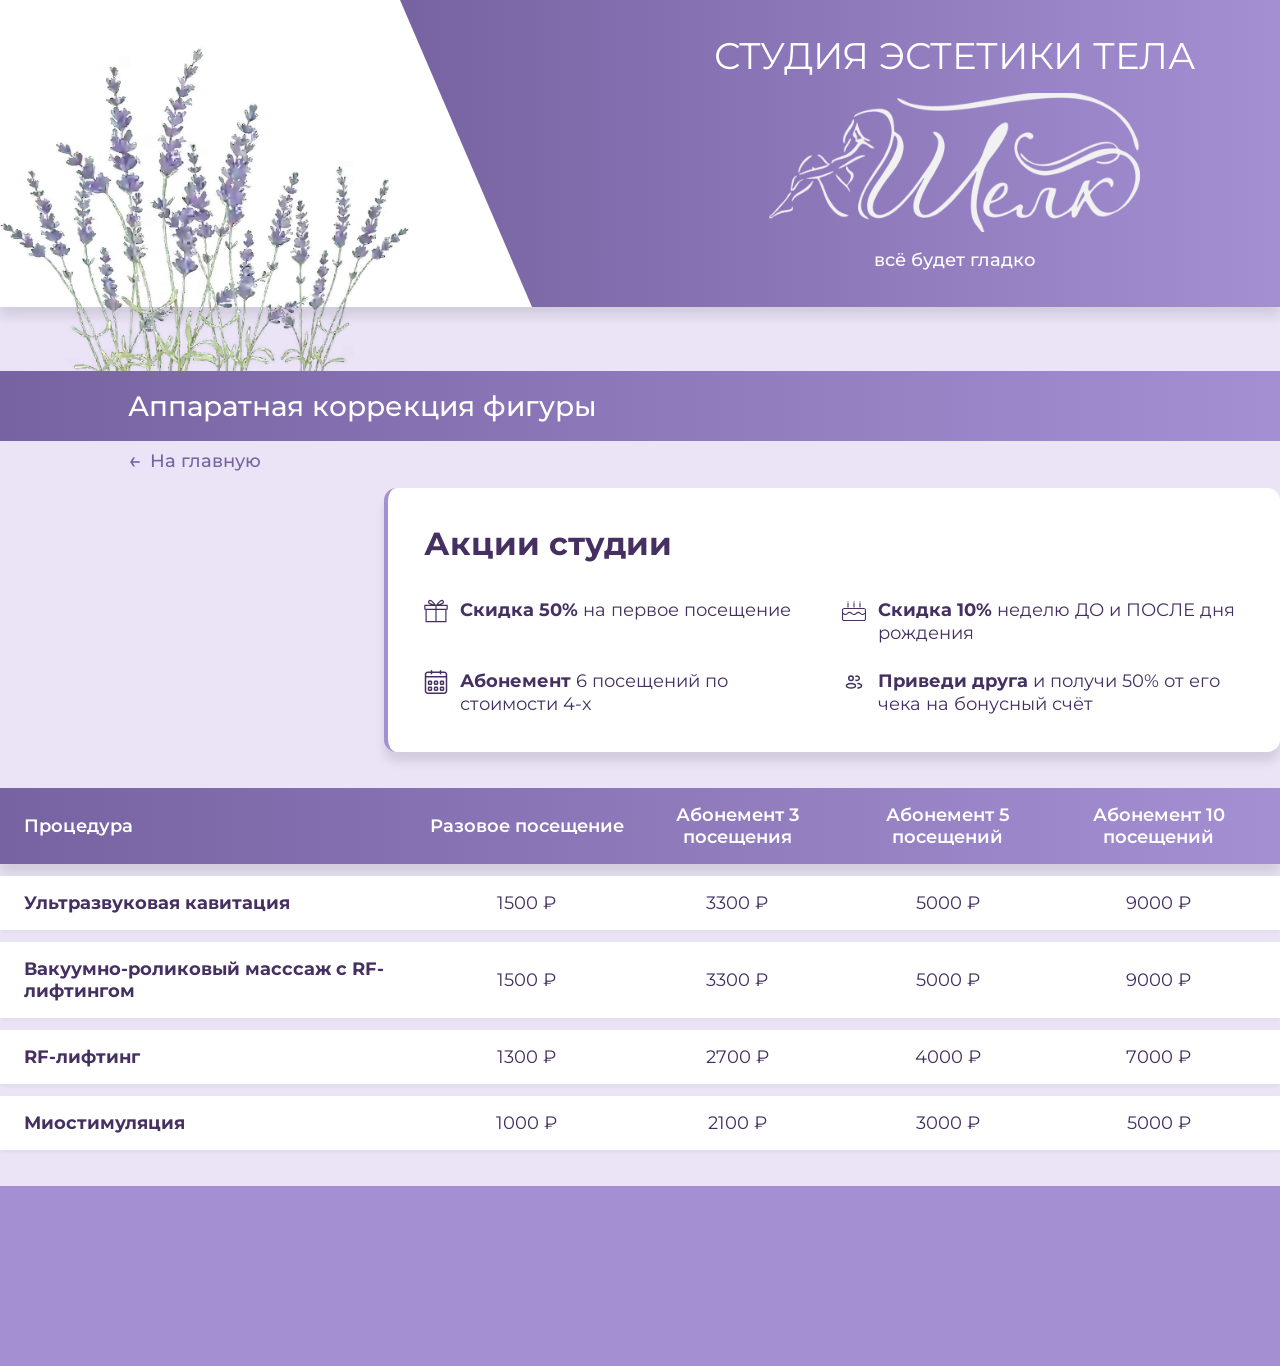
<file: src/body-contouring.html>
<!DOCTYPE html>
<html lang="en">
<head>
    <meta charset="UTF-8">
    <meta name="viewport" content="width=device-width, initial-scale=1.0">
    <meta name="description" content="Аппаратная коррекция фигуры в студии «Шёлк» в Барнауле: ультразвуковая кавитация, вакуумно-роликовый масссаж, RF-лифтинг, миостимуляция. Запись онлайн.">
    <title>Аппаратная коррекция фигуры | Студия "Шёлк"</title>


    <link rel="stylesheet" href="./styles/index.css">
    
    <link rel="preconnect" href="https://fonts.googleapis.com">
    <link rel="preconnect" href="https://fonts.gstatic.com" crossorigin>
    <link href="https://fonts.googleapis.com/css2?family=Montserrat:ital,wght@0,100..900;1,100..900&display=swap" rel="stylesheet">
    <script src="index.js" defer></script>
</head>
<body class="flow lazer-page price-page">
    <header class="flex main-header">
        <div class="flex">

        </div>

        <div class="flow flow--space-small">
            <h1 class="uppercase fs-900">Студия эстетики тела</h1>
            <img src="./assets/logo.svg" alt="Логотип студии Шёлк">
            <p class="lowercase">Всё будет гладко</p>
        </div>
    </header>

<main class="pricelist flow">
    <div class="pricelist-title has-lavender">
        <h2>Аппаратная коррекция фигуры</h2>
    </div>
    <div class="breadcrumb">
        <a href="index.html" class="back-link">На главную</a>
    </div>

    <!-- Блок акций -->
    <div class="promotions-zone pricelist-zone" data-collapsed="true">
        <button type="button" class="pricelist-heading" aria-expanded="false">
            <h3>Акции студии</h3>
            <span class="arrow" aria-hidden="true">
                <svg viewBox="0 0 24 24" width="20" height="20">
                    <path d="M6 9l6 6 6-6" fill="none" stroke="currentColor" stroke-width="2" stroke-linecap="round" stroke-linejoin="round"/>
                </svg>
            </span>
        </button>
        <div class="pricelist-items">
            <ul class="promo-list">
                <li>
                    <span class="promo-icon"><img src="./assets/icons/icon-gift.svg" alt=""></span>
                    <div><strong>Скидка 50%</strong> на первое посещение</div>
                </li>
                <li>
                    <span class="promo-icon"><img src="./assets/icons/icon-cake.svg" alt=""></span>
                    <div><strong>Скидка 10%</strong> неделю ДО и ПОСЛЕ дня рождения</div>
                </li>
                <li>
                    <span class="promo-icon"><img src="./assets/icons/icon-calendar.svg" alt=""></span>
                    <div><strong>Абонемент</strong> 6 посещений по стоимости 4-х</div>
                </li>
                <li>
                    <span class="promo-icon"><img src="./assets/icons/icon-friend.svg" alt=""></span>
                    <div><strong>Приведи друга</strong> и получи 50% от его чека на бонусный счёт</div>
                </li>
            </ul>
        </div>
    </div>

    <!-- Таблица цен -->
    <div class="price-table">
        <!-- Заголовок (виден только на десктопе) -->
        <div class="price-table__header">
            <div>Процедура</div>
            <div>Разовое посещение</div>
            <div>Абонемент 3 посещения</div>
            <div>Абонемент 5 посещений</div>
            <div>Абонемент 10 посещений</div>
        </div>

        <!-- Строки: -->
        <div class="price-table__row">
            <div class="price-table__name">Ультразвуковая кавитация</div>
            <div class="price-table__cell" data-label="Разовое посещение">1500 ₽</div>
            <div class="price-table__cell" data-label="Абонемент 3 посещения">3300 ₽</div>
            <div class="price-table__cell" data-label="Абонемент 5 посещений">5000 ₽</div>
            <div class="price-table__cell" data-label="Абонемент 10 посещений">9000 ₽</div>
        </div>

        <div class="price-table__row">
            <div class="price-table__name">Вакуумно-роликовый масссаж с RF-лифтингом</div>
            <div class="price-table__cell" data-label="Разовое посещение">1500 ₽</div>
            <div class="price-table__cell" data-label="Абонемент 3 посещения">3300 ₽</div>
            <div class="price-table__cell" data-label="Абонемент 5 посещений">5000 ₽</div>
            <div class="price-table__cell" data-label="Абонемент 10 посещений">9000 ₽</div>
        </div>

        <div class="price-table__row">
            <div class="price-table__name">RF-лифтинг</div>
            <div class="price-table__cell" data-label="Разовое посещение">1300 ₽</div>
            <div class="price-table__cell" data-label="Абонемент 3 посещения">2700 ₽</div>
            <div class="price-table__cell" data-label="Абонемент 5 посещений">4000 ₽</div>
            <div class="price-table__cell" data-label="Абонемент 10 посещений">7000 ₽</div>
        </div>

        <div class="price-table__row">
            <div class="price-table__name">Миостимуляция</div>
            <div class="price-table__cell" data-label="Разовое посещение">1000 ₽</div>
            <div class="price-table__cell" data-label="Абонемент 3">2100 ₽</div>
            <div class="price-table__cell" data-label="Абонемент 5">3000 ₽</div>
            <div class="price-table__cell" data-label="Абонемент 10">5000 ₽</div>
        </div>

    </div>
</main>
<footer></footer>
</body>
</html>
</file>
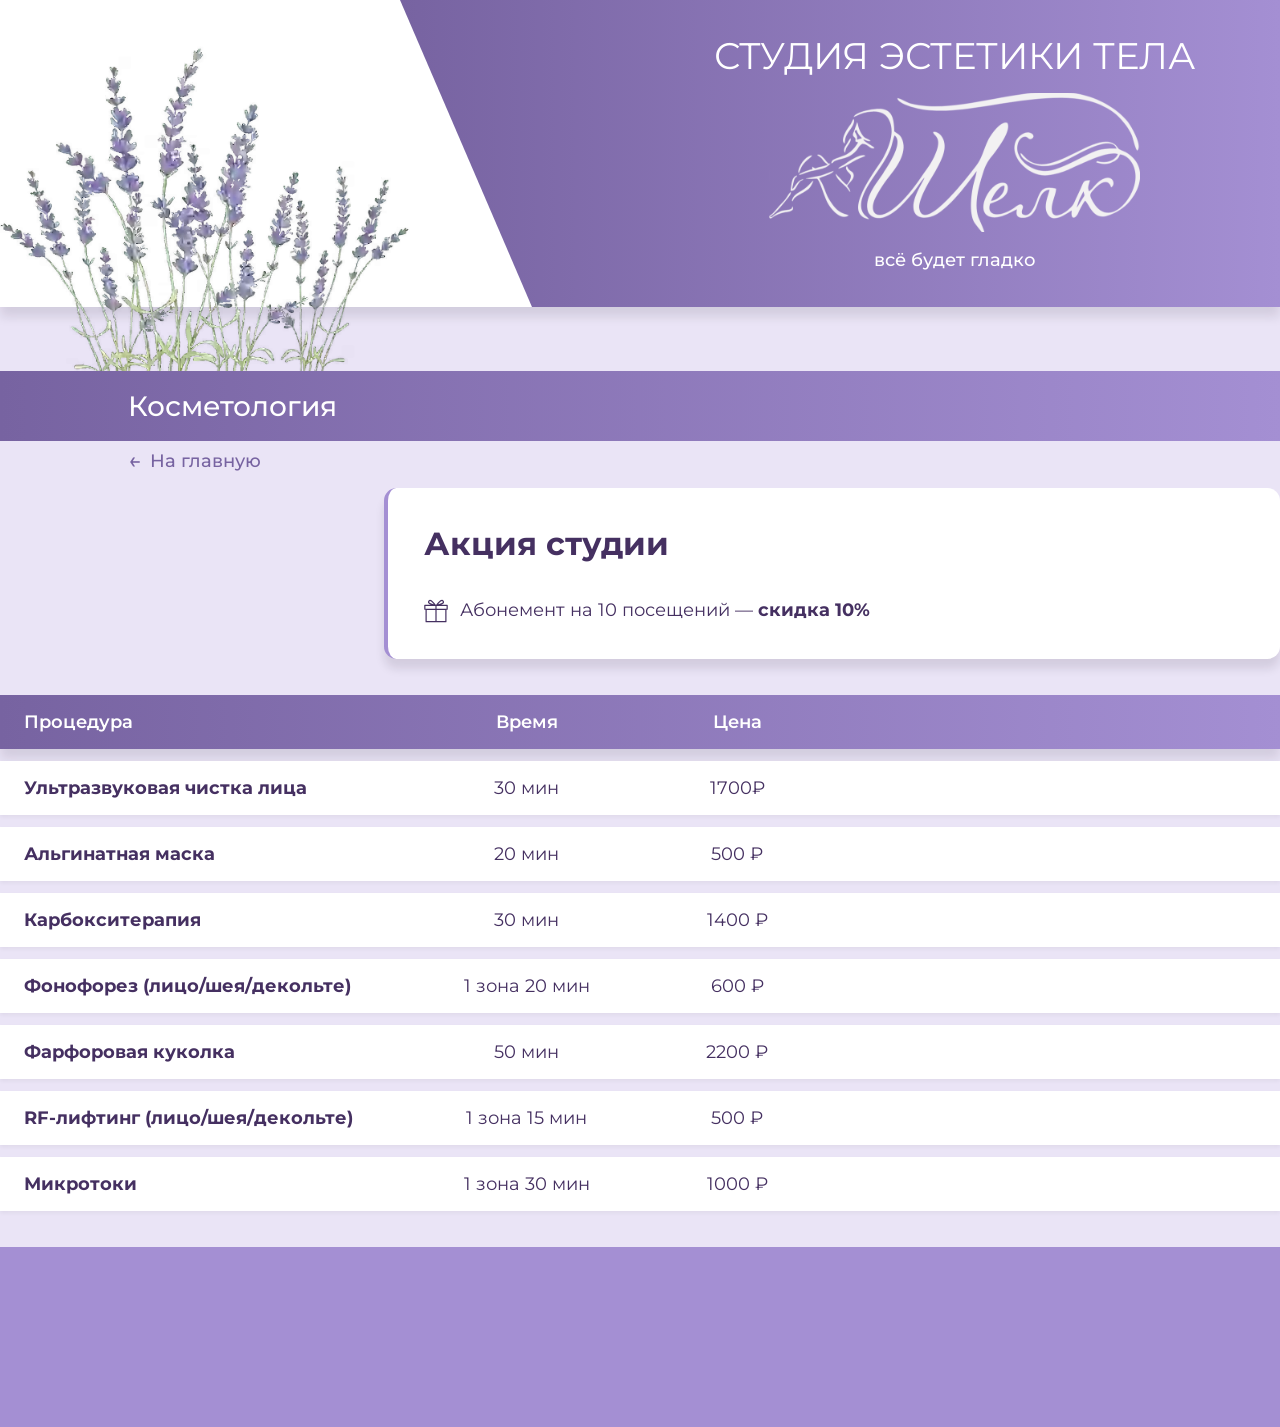
<file: src/cosmetology.html>
<!DOCTYPE html>
<html lang="en">
<head>
    <meta charset="UTF-8">
    <meta name="viewport" content="width=device-width, initial-scale=1.0">
    <meta name="description" content="Косметология в студии «Шёлк» в Барнауле. Ультразвуковая чистка, микротоки, карбокситерапия и другое. Запись онлайн.">
    <title>Косметология | Студия "Шёлк"</title>


    <link rel="stylesheet" href="./styles/index.css">
    
    <link rel="preconnect" href="https://fonts.googleapis.com">
    <link rel="preconnect" href="https://fonts.gstatic.com" crossorigin>
    <link href="https://fonts.googleapis.com/css2?family=Montserrat:ital,wght@0,100..900;1,100..900&display=swap" rel="stylesheet">
    <script src="index.js" defer></script>
</head>
<body class="flow lazer-page price-page">
    <header class="flex main-header">
        <div class="flex">

        </div>

        <div class="flow flow--space-small">
            <h1 class="uppercase fs-900">Студия эстетики тела</h1>
            <img src="./assets/logo.svg" alt="Логотип студии Шёлк">
            <p class="lowercase">Всё будет гладко</p>
        </div>
    </header>
<main class="pricelist flow">
    <div class="pricelist-title has-lavender">
        <h2>Косметология</h2>
    </div>
    <div class="breadcrumb">
        <a href="index.html" class="back-link">На главную</a>
    </div>

    <!-- Акция раскрыта по умолчанию (без data-collapsed) -->
    <div class="promotions-zone promotions-zone--expanded pricelist-zone">
        <button type="button" class="pricelist-heading" aria-expanded="true">
            <h3>Акция студии</h3>
            <span class="arrow" aria-hidden="true">
                <svg viewBox="0 0 24 24" width="20" height="20">
                    <path d="M6 9l6 6 6-6" fill="none" stroke="currentColor" stroke-width="2" stroke-linecap="round" stroke-linejoin="round"/>
                </svg>
            </span>
        </button>
        <div class="pricelist-items">
            <ul class="promo-list promo-list--single">
                <li>
                    <span class="promo-icon"><img src="./assets/icons/icon-gift.svg" alt=""></span>
                    <div>Абонемент на 10 посещений — <strong>скидка 10%</strong></div>
                </li>
            </ul>
        </div>
    </div>

    <!-- Таблица цен: 3 колонки -->
    <div class="price-table price-table--3col">
        <div class="price-table__header">
            <div>Процедура</div>
            <div>Время</div>
            <div>Цена</div>
        </div>

        <div class="price-table__row">
            <div class="price-table__name">Ультразвуковая чистка лица</div>
            <div class="price-table__cell" data-label="Время">30 мин</div>
            <div class="price-table__cell" data-label="Цена">1700₽</div>
        </div>

        <div class="price-table__row">
            <div class="price-table__name">Альгинатная маска</div>
            <div class="price-table__cell" data-label="Время">20 мин</div>
            <div class="price-table__cell" data-label="Цена">500 ₽</div>
        </div>

        <div class="price-table__row">
            <div class="price-table__name">Карбокситерапия</div>
            <div class="price-table__cell" data-label="Время">30 мин</div>
            <div class="price-table__cell" data-label="Цена">1400 ₽</div>
        </div>

        <div class="price-table__row">
            <div class="price-table__name">Фонофорез (лицо/шея/декольте)</div>
            <div class="price-table__cell" data-label="Время">1 зона 20 мин</div>
            <div class="price-table__cell" data-label="Цена">600 ₽</div>
        </div>

        <div class="price-table__row">
            <div class="price-table__name">Фарфоровая куколка</div>
            <div class="price-table__cell" data-label="Время">50 мин</div>
            <div class="price-table__cell" data-label="Цена">2200 ₽</div>
        </div>

                <div class="price-table__row">
            <div class="price-table__name">RF-лифтинг (лицо/шея/декольте)</div>
            <div class="price-table__cell" data-label="Время">1 зона 15 мин</div>
            <div class="price-table__cell" data-label="Цена">500 ₽</div>
        </div>

        <div class="price-table__row">
            <div class="price-table__name">Микротоки</div>
            <div class="price-table__cell" data-label="Время">1 зона 30 мин</div>
            <div class="price-table__cell" data-label="Цена">1000 ₽</div>
        </div>
    </div>
</main>

<footer></footer>

</body>
</html>
</file>
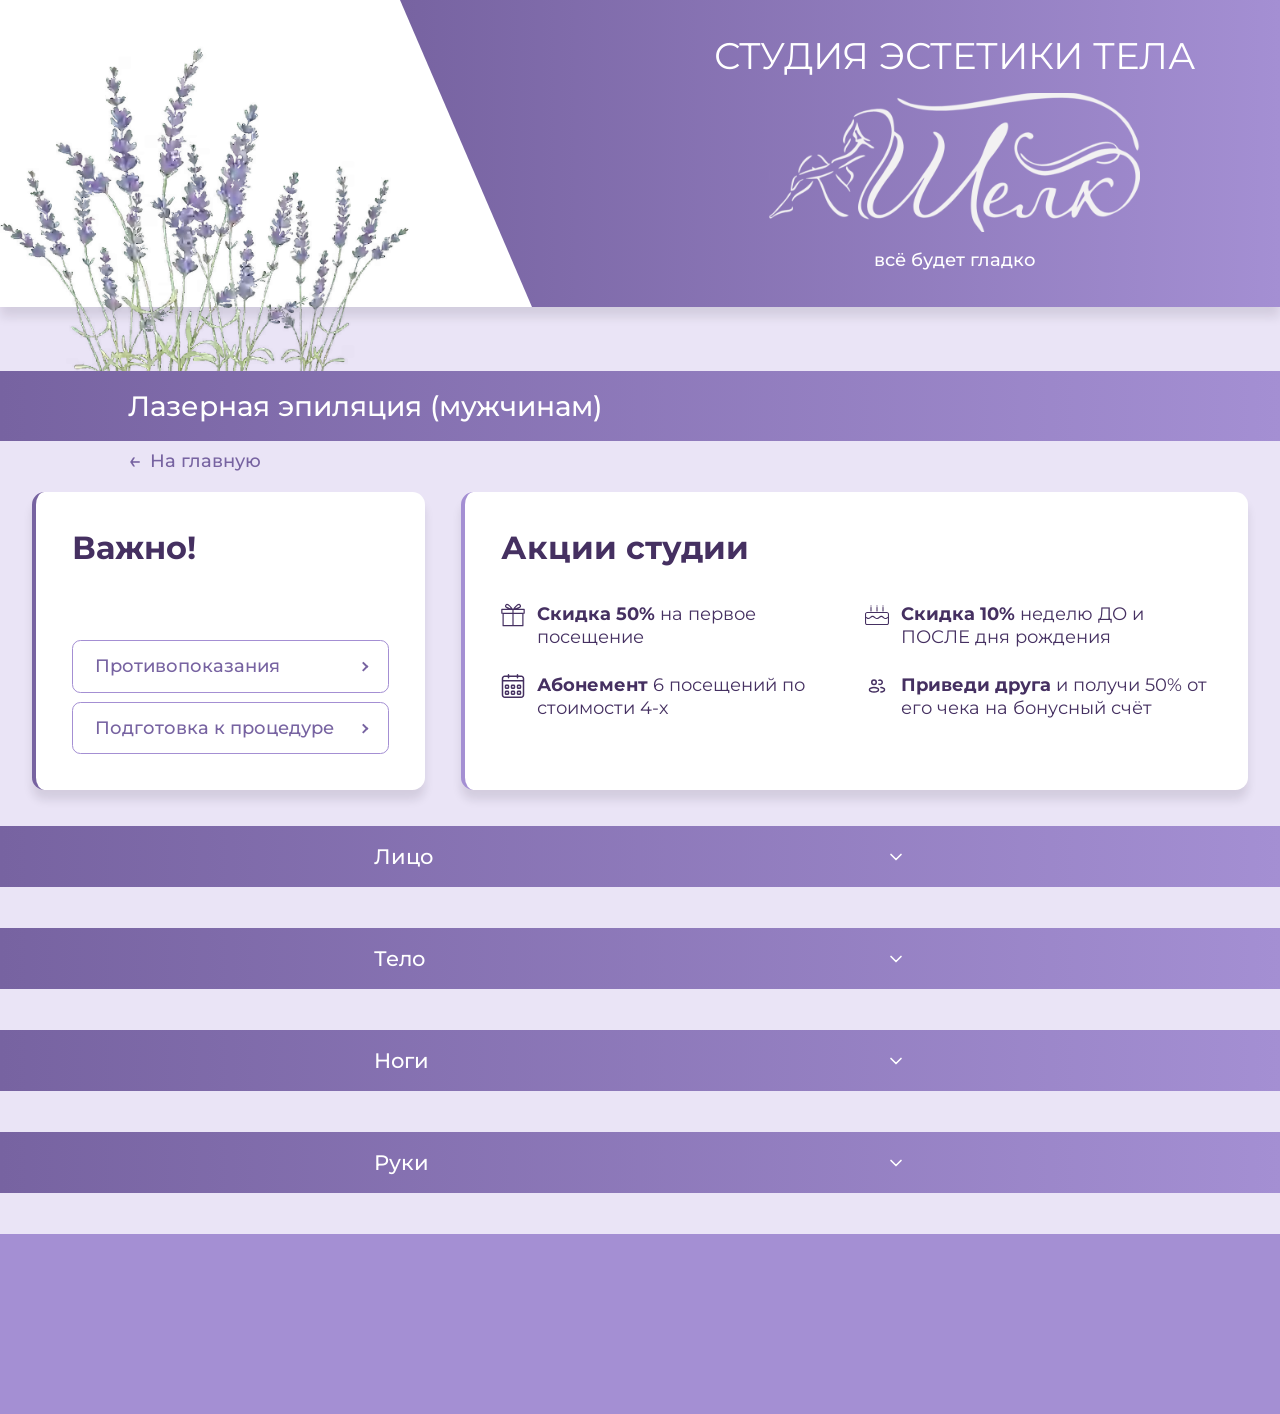
<file: src/lazer-men.html>
<!DOCTYPE html>
<html lang="en">
<head>
    <meta charset="UTF-8">
    <meta name="viewport" content="width=device-width, initial-scale=1.0">
    <meta name="description" content="Лазерная эпиляция для мужчин в студии «Шёлк» в Барнауле: безболезненно, эффективно, надолго. Цены на лазер. Запись онлайн.">
    <title>Лазерная эпиляция (мужчинам) | Студия "Шёлк"</title>


    <link rel="stylesheet" href="./styles/index.css">
    
    <link rel="preconnect" href="https://fonts.googleapis.com">
    <link rel="preconnect" href="https://fonts.gstatic.com" crossorigin>
    <link href="https://fonts.googleapis.com/css2?family=Montserrat:ital,wght@0,100..900;1,100..900&display=swap" rel="stylesheet">
    <script src="index.js" defer></script>
</head>
<body class="flow lazer-page price-page">
    <header class="flex main-header">
        <div class="flex">

        </div>

        <div class="flow flow--space-small">
            <h1 class="uppercase fs-900">Студия эстетики тела</h1>
            <img src="./assets/logo.svg" alt="Логотип студии Шёлк">
            <p class="lowercase">Всё будет гладко</p>
        </div>
    </header>

    <main class="pricelist flow">
        <div class="pricelist-title has-lavender">
            <h2>Лазерная эпиляция (мужчинам)</h2>
        </div>
        <div class="breadcrumb">
            <a href="index.html" class="back-link">На главную</a>
        </div>
<div class="important-info-layout">
    <!-- Блок "Важно!" -->
    <div class="warnings">
        <h3>Важно!</h3>
        <button type="button" class="warnings-link" data-modal="modal-contraindications">
            Противопоказания
        </button>
        <button type="button" class="warnings-link" data-modal="modal-preparation">
            Подготовка к процедуре
        </button>
    </div>

    <!-- Блок "Акции" -->
    <div class="promotions-zone pricelist-zone" data-collapsed="true">
        <!-- На мобильном это кнопка, на ПК -- заголовок -->
        <button type="button" class="pricelist-heading" aria-expanded="false">
            <h3>Акции студии</h3>
            <span class="arrow" aria-hidden="true">
                <svg viewBox="0 0 24 24" width="20" height="20">
                    <path d="M6 9l6 6 6-6" fill="none" stroke="currentColor" stroke-width="2" stroke-linecap="round" stroke-linejoin="round"/>
                </svg>
            </span>
        </button>
        
        <div class="pricelist-items">
            <ul class="promo-list">
                <li>
                    <span class="promo-icon"><img src="./assets/icons/icon-gift.svg" alt=""></span>
                    <div><strong>Скидка 50%</strong> на первое посещение</div>
                </li>
                <li>
                    <span class="promo-icon"><img src="./assets/icons/icon-cake.svg" alt=""></span>
                    <div><strong>Скидка 10%</strong> неделю ДО и ПОСЛЕ дня рождения</div>
                </li>
                <li>
                    <span class="promo-icon"><img src="./assets/icons/icon-calendar.svg" alt=""></span>
                    <div><strong>Абонемент</strong> 6 посещений по стоимости 4-х</div>
                </li>
                <li>
                    <span class="promo-icon"><img src="./assets/icons/icon-friend.svg" alt=""></span>
                    <div><strong>Приведи друга</strong> и получи 50% от его чека на бонусный счёт</div>
                </li>
            </ul>
        </div>
    </div>
</div>
        <!-- Лицо -->
        <div class="pricelist-zone" data-collapsed="true">
            <button type="button" class="pricelist-heading" aria-expanded="false">
                <h3>Лицо</h3>
                <span class="arrow" aria-hidden="true">
                    <svg viewBox="0 0 24 24" width="20" height="20">
                        <path d="M6 9l6 6 6-6" fill="none" stroke="currentColor"
                              stroke-width="2" stroke-linecap="round" stroke-linejoin="round"/>
                    </svg>
                </span>
            </button>
            <div class="pricelist-items">
                <div class="service-line"><p>Голова полностью</p><p>2500₽</p></div>
                <div class="service-line"><p>Лицо полностью</p><p>2000₽</p></div>
                <div class="service-line"><p>Подбородок</p><p>600₽</p></div>
                <div class="service-line"><p>Лоб</p><p>600₽</p></div>
                <div class="service-line"><p>Щёки</p><p>700₽</p></div>
                <div class="service-line"><p>Шея</p><p>1200₽</p></div>
            </div>
        </div>

        <!-- Тело -->
        <div class="pricelist-zone" data-collapsed="true">
            <button type="button" class="pricelist-heading" aria-expanded="false">
                <h3>Тело</h3>
                <span class="arrow" aria-hidden="true">
                    <svg viewBox="0 0 24 24" width="20" height="20">
                        <path d="M6 9l6 6 6-6" fill="none" stroke="currentColor"
                              stroke-width="2" stroke-linecap="round" stroke-linejoin="round"/>
                    </svg>
                </span>
            </button>
            <div class="pricelist-items">
                <div class="service-line"><p>Грудь</p><p>3000₽</p></div>
                <div class="service-line"><p>Спина полностью</p><p>3000₽</p></div>
                <div class="service-line"><p>Живот полностью</p><p>3500₽</p></div>
                <div class="service-line"><p>Паховая область</p><p>3200₽</p></div>
            </div>
        </div>

        <!-- Ноги -->
        <div class="pricelist-zone" data-collapsed="true">
            <button type="button" class="pricelist-heading" aria-expanded="false">
                <h3>Ноги</h3>
                <span class="arrow" aria-hidden="true">
                    <svg viewBox="0 0 24 24" width="20" height="20">
                        <path d="M6 9l6 6 6-6" fill="none" stroke="currentColor"
                              stroke-width="2" stroke-linecap="round" stroke-linejoin="round"/>
                    </svg>
                </span>
            </button>
            <div class="pricelist-items">
                <div class="service-line"><p>Ноги полностью</p><p>3700₽</p></div>
            </div>
        </div>

        <!-- Руки -->
        <div class="pricelist-zone" data-collapsed="true">
            <button type="button" class="pricelist-heading" aria-expanded="false">
                <h3>Руки</h3>
                <span class="arrow" aria-hidden="true">
                    <svg viewBox="0 0 24 24" width="20" height="20">
                        <path d="M6 9l6 6 6-6" fill="none" stroke="currentColor"
                              stroke-width="2" stroke-linecap="round" stroke-linejoin="round"/>
                    </svg>
                </span>
            </button>
            <div class="pricelist-items">
                <div class="service-line"><p>Руки полностью</p><p>2500₽</p></div>
                <div class="service-line"><p>Подмышечные впадины</p><p>800₽</p></div>
                <div class="service-line"><p>Пальцы рук/ног</p><p>600₽</p></div>
            </div>
        </div>
    </main>

    <div class="modal" id="modal-contraindications" role="dialog" aria-modal="true" aria-labelledby="modal-contraindications-title">
    <div class="modal-content">
        <button type="button" class="modal-close" aria-label="Закрыть">×</button>
        <h3 id="modal-contraindications-title" class="uppercase">Противопоказания</h3>
        <p>- Кожные заболевания в острой или хронической форме (псориаз, экзема и др.)</p>
        <p>- Порезы, ранки и другие нарушения целостности кожного покрова</p>
        <p>- Сахарный диабет</p>
        <p>- Герпес в стадии обострения</p>
        <p>- Онкологические заболевания</p>
        <p>- Варикозное расширение вен на месте обработки лазером</p>
        <p>- Наличие выпуклых родинок и татуировок на обрабатываемом участке</p>
        <p>- Простудные вирусные инфекции (грипп, ОРВИ и т.д.)</p>
        <p>- Аллергия в обострённом виде и с реакцией на кожном покрове</p>
        <p>- Свежий загар, естественный или приобретённый в солярии</p>
        <p>- Беременность</p>
        <p>- Приём антибиотиков и некоторых гормональных препаратов</p>
    </div>
</div>

<div class="modal" id="modal-preparation" role="dialog" aria-modal="true" aria-labelledby="modal-preparation-title">
    <div class="modal-content">
        <button type="button" class="modal-close" aria-label="Закрыть">×</button>
        <h3 id="modal-preparation-title" class="uppercase">Подготовка к эпиляции:</h3>
        <p>✔нельзя загорать 2-3 дня до процедуры, исключить бани, сауны, горячие ванны. </p>
        <p>✔нельзя выдергивать волосы за 2 недели до процедуры: воск, шугаринг, пинцет, эпилятор.</p>
        <p>✔нельзя наносить на  кожу масло и спиртосодержащие средства в день процедуры и пользоваться дезодорантом</p>
        <p>✔за 1 день (минимум 4 часа) до процедуры зону эпиляции следует тщательно выбрить или использовать крем для депиляции. На лице не брить, триммер или крем. Если нет, то на месте триммером уберём.</p>
        <p>✔за неделю до процедуры нужно прекратить приём Антибиотиков.</p>
    </div>
</div>
<footer></footer>
</body>
</html>
</file>
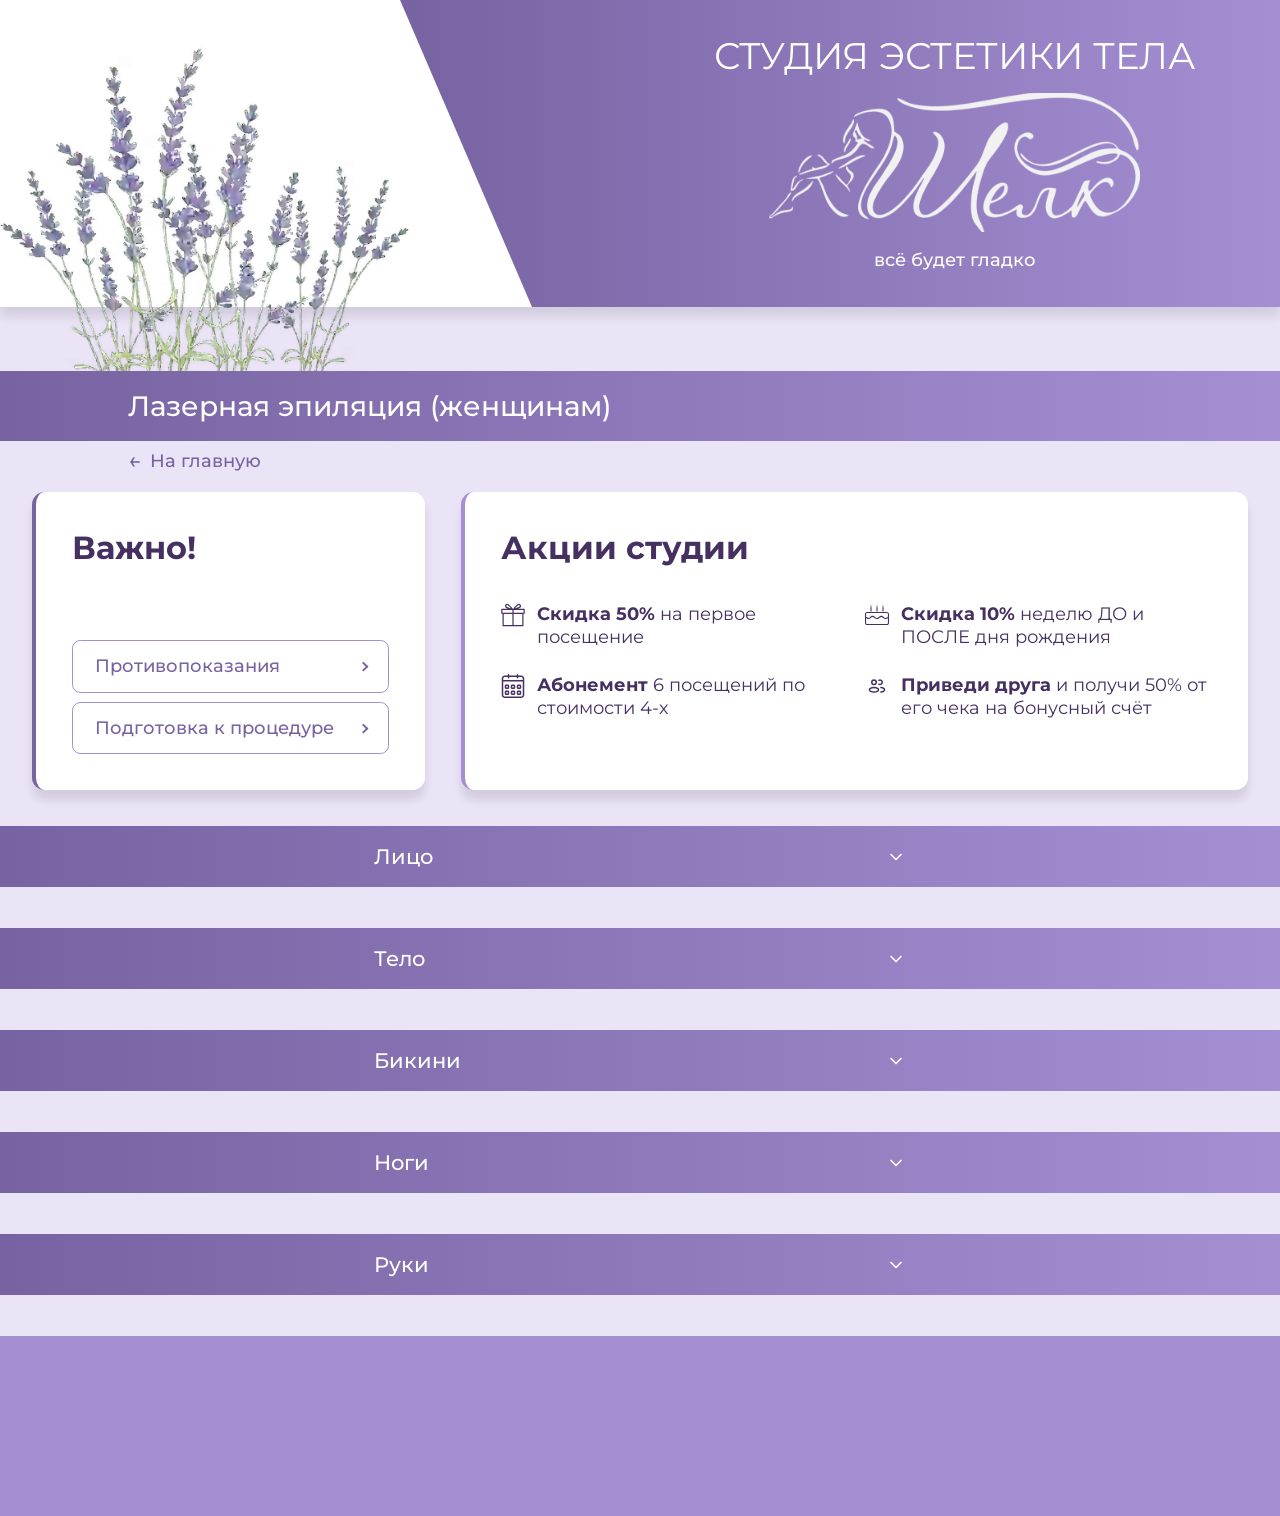
<file: src/lazer.html>
<!DOCTYPE html>
<html lang="en">
<head>
    <meta charset="UTF-8">
    <meta name="viewport" content="width=device-width, initial-scale=1.0">
    <meta name="description" content="Лазерная эпиляция для женщин в студии «Шёлк» в Барнауле: безболезненно, эффективно, надолго. Цены на лазер. Запись онлайн.">
    <title>Лазерная эпиляция (женщинам) | Студия "Шёлк"</title>


    <link rel="stylesheet" href="./styles/index.css">
    
    <link rel="preconnect" href="https://fonts.googleapis.com">
    <link rel="preconnect" href="https://fonts.gstatic.com" crossorigin>
    <link href="https://fonts.googleapis.com/css2?family=Montserrat:ital,wght@0,100..900;1,100..900&display=swap" rel="stylesheet">
    <script src="index.js" defer></script>
</head>
<body class="flow lazer-page price-page">
    <header class="flex main-header">
        <div class="flex">

        </div>

        <div class="flow flow--space-small">
            <h1 class="uppercase fs-900">Студия эстетики тела</h1>
            <img src="./assets/logo.svg" alt="Логотип студии Шёлк">
            <p class="lowercase">Всё будет гладко</p>
        </div>
    </header>

    <main class="pricelist flow">
        <div class="pricelist-title has-lavender">
            <h2>Лазерная эпиляция (женщинам)</h2>
        </div>
        <div class="breadcrumb">
            <a href="index.html" class="back-link">На главную</a>
        </div>
<div class="important-info-layout">
    <!-- Блок "Важно!" -->
    <div class="warnings">
        <h3>Важно!</h3>
        <button type="button" class="warnings-link" data-modal="modal-contraindications">
            Противопоказания
        </button>
        <button type="button" class="warnings-link" data-modal="modal-preparation">
            Подготовка к процедуре
        </button>
    </div>

    <!-- Блок "Акции" -->
    <div class="promotions-zone pricelist-zone" data-collapsed="true">
        <!-- На мобильном это кнопка, на ПК это просто заголовок -->
        <button type="button" class="pricelist-heading" aria-expanded="false">
            <h3>Акции студии</h3>
            <span class="arrow" aria-hidden="true">
                <svg viewBox="0 0 24 24" width="20" height="20">
                    <path d="M6 9l6 6 6-6" fill="none" stroke="currentColor" stroke-width="2" stroke-linecap="round" stroke-linejoin="round"/>
                </svg>
            </span>
        </button>
        
        <div class="pricelist-items">
            <ul class="promo-list">
                <li>
                    <span class="promo-icon"><img src="./assets/icons/icon-gift.svg" alt=""></span>
                    <div><strong>Скидка 50%</strong> на первое посещение</div>
                </li>
                <li>
                    <span class="promo-icon"><img src="./assets/icons/icon-cake.svg" alt=""></span>
                    <div><strong>Скидка 10%</strong> неделю ДО и ПОСЛЕ дня рождения</div>
                </li>
                <li>
                    <span class="promo-icon"><img src="./assets/icons/icon-calendar.svg" alt=""></span>
                    <div><strong>Абонемент</strong> 6 посещений по стоимости 4-х</div>
                </li>
                <li>
                    <span class="promo-icon"><img src="./assets/icons/icon-friend.svg" alt=""></span>
                    <div><strong>Приведи друга</strong> и получи 50% от его чека на бонусный счёт</div>
                </li>
            </ul>
        </div>
    </div>
</div>
        <!-- Лицо -->
        <div class="pricelist-zone" data-collapsed="true">
            <button type="button" class="pricelist-heading" aria-expanded="false">
                <h3>Лицо</h3>
                <span class="arrow" aria-hidden="true">
                    <svg viewBox="0 0 24 24" width="20" height="20">
                        <path d="M6 9l6 6 6-6" fill="none" stroke="currentColor"
                              stroke-width="2" stroke-linecap="round" stroke-linejoin="round"/>
                    </svg>
                </span>
            </button>
            <div class="pricelist-items">
                <div class="service-line"><p>Лицо полностью</p><p>1500₽/6000₽</p></div>
                <div class="service-line"><p>Подбородок</p><p>500₽/2000₽</p></div>
                <div class="service-line"><p>Верхняя губа</p><p>500₽/2000₽</p></div>
                <div class="service-line"><p>Лоб</p><p>600₽/2400₽</p></div>
                <div class="service-line"><p>Виски</p><p>500₽/2000₽</p></div>
                <div class="service-line"><p>Щёки</p><p>600₽/2400₽</p></div>
                <div class="service-line"><p>Шея</p><p>1000₽/4000₽</p></div>
            </div>
        </div>

        <!-- Тело -->
        <div class="pricelist-zone" data-collapsed="true">
            <button type="button" class="pricelist-heading" aria-expanded="false">
                <h3>Тело</h3>
                <span class="arrow" aria-hidden="true">
                    <svg viewBox="0 0 24 24" width="20" height="20">
                        <path d="M6 9l6 6 6-6" fill="none" stroke="currentColor"
                              stroke-width="2" stroke-linecap="round" stroke-linejoin="round"/>
                    </svg>
                </span>
            </button>
            <div class="pricelist-items">
                <div class="service-line"><p>Грудь</p><p>1500₽/6000₽</p></div>
                <div class="service-line"><p>Декольте</p><p>500₽/2000₽</p></div>
                <div class="service-line"><p>Ареолы</p><p>500₽/2000₽</p></div>
                <div class="service-line"><p>Плечи</p><p>600₽/2400₽</p></div>
                <div class="service-line"><p>Спина</p><p>500₽/2000₽</p></div>
                <div class="service-line"><p>Поясница</p><p>600₽/2400₽</p></div>
                <div class="service-line"><p>Дорожка на животе</p><p>1000₽/4000₽</p></div>
                <div class="service-line"><p>Живот полностью</p><p>1000₽/4000₽</p></div>
            </div>
        </div>

        <!-- Бикини -->
        <div class="pricelist-zone" data-collapsed="true">
            <button type="button" class="pricelist-heading" aria-expanded="false">
                <h3>Бикини</h3>
                <span class="arrow" aria-hidden="true">
                    <svg viewBox="0 0 24 24" width="20" height="20">
                        <path d="M6 9l6 6 6-6" fill="none" stroke="currentColor"
                              stroke-width="2" stroke-linecap="round" stroke-linejoin="round"/>
                    </svg>
                </span>
            </button>
            <div class="pricelist-items">
                <div class="service-line"><p>Классика</p><p>1500₽/6000₽</p></div>
                <div class="service-line"><p>Глубокое</p><p>500₽/2000₽</p></div>
                <div class="service-line"><p>Тотальное</p><p>500₽/2000₽</p></div>
            </div>
        </div>

        <!-- Ноги -->
        <div class="pricelist-zone" data-collapsed="true">
            <button type="button" class="pricelist-heading" aria-expanded="false">
                <h3>Ноги</h3>
                <span class="arrow" aria-hidden="true">
                    <svg viewBox="0 0 24 24" width="20" height="20">
                        <path d="M6 9l6 6 6-6" fill="none" stroke="currentColor"
                              stroke-width="2" stroke-linecap="round" stroke-linejoin="round"/>
                    </svg>
                </span>
            </button>
            <div class="pricelist-items">
                <div class="service-line"><p>Ягодицы</p><p>1500₽/6000₽</p></div>
                <div class="service-line"><p>Межъягодичная зона</p><p>500₽/2000₽</p></div>
                <div class="service-line"><p>Бёдра</p><p>500₽/2000₽</p></div>
                <div class="service-line"><p>Голени</p><p>600₽/2400₽</p></div>
                <div class="service-line"><p>Ноги полностью</p><p>500₽/2000₽</p></div>
            </div>
        </div>

        <!-- Руки -->
        <div class="pricelist-zone" data-collapsed="true">
            <button type="button" class="pricelist-heading" aria-expanded="false">
                <h3>Руки</h3>
                <span class="arrow" aria-hidden="true">
                    <svg viewBox="0 0 24 24" width="20" height="20">
                        <path d="M6 9l6 6 6-6" fill="none" stroke="currentColor"
                              stroke-width="2" stroke-linecap="round" stroke-linejoin="round"/>
                    </svg>
                </span>
            </button>
            <div class="pricelist-items">
                <div class="service-line"><p>До локтя</p><p>1500₽/6000₽</p></div>
                <div class="service-line"><p>Выше локтя</p><p>500₽/2000₽</p></div>
                <div class="service-line"><p>Полностью</p><p>500₽/2000₽</p></div>
                <div class="service-line"><p>Подмышечные впадины</p><p>600₽/2400₽</p></div>
                <div class="service-line"><p>Кисти рук/стопы</p><p>500₽/2000₽</p></div>
                <div class="service-line"><p>Пальцы рук/ног</p><p>600₽/2400₽</p></div>
            </div>
        </div>
    </main>

    <div class="modal" id="modal-contraindications" role="dialog" aria-modal="true" aria-labelledby="modal-contraindications-title">
    <div class="modal-content">
        <button type="button" class="modal-close" aria-label="Закрыть">×</button>
        <h3 id="modal-contraindications-title" class="uppercase">Противопоказания</h3>
        <p>- Кожные заболевания в острой или хронической форме (псориаз, экзема и др.)</p>
        <p>- Порезы, ранки и другие нарушения целостности кожного покрова</p>
        <p>- Сахарный диабет</p>
        <p>- Герпес в стадии обострения</p>
        <p>- Онкологические заболевания</p>
        <p>- Варикозное расширение вен на месте обработки лазером</p>
        <p>- Наличие выпуклых родинок и татуировок на обрабатываемом участке</p>
        <p>- Простудные вирусные инфекции (грипп, ОРВИ и т.д.)</p>
        <p>- Аллергия в обострённом виде и с реакцией на кожном покрове</p>
        <p>- Свежий загар, естественный или приобретённый в солярии</p>
        <p>- Беременность</p>
        <p>- Приём антибиотиков и некоторых гормональных препаратов</p>
    </div>
</div>

<div class="modal" id="modal-preparation" role="dialog" aria-modal="true" aria-labelledby="modal-preparation-title">
    <div class="modal-content">
        <button type="button" class="modal-close" aria-label="Закрыть">×</button>
        <h3 id="modal-preparation-title" class="uppercase">Подготовка к эпиляции:</h3>
        <p>✔нельзя загорать 2-3 дня до процедуры, исключить бани, сауны, горячие ванны. </p>
        <p>✔нельзя выдергивать волосы за 2 недели до процедуры: воск, шугаринг, пинцет, эпилятор.</p>
        <p>✔нельзя наносить на  кожу масло и спиртосодержащие средства в день процедуры и пользоваться дезодорантом</p>
        <p>✔за 1 день (минимум 4 часа) до процедуры зону эпиляции следует тщательно выбрить или использовать крем для депиляции. На лице не брить, триммер или крем. Если нет, то на месте триммером уберём.</p>
        <p>✔за неделю до процедуры нужно прекратить приём Антибиотиков.</p>
    </div>
</div>
<footer></footer>
</body>
</html>
</file>
<file: src/styles/index.css>
:root {
    --clr-bg: #eae4f6;
    --clr-bg-alt: #FFFFFF;

    --clr-purple-dark: #7763a1;
    --clr-purple: #a48fd3;
    --clr-purple-darkest: #453061;

    --border-radius: 0.7em;
    --color-bg-alt-hsl: 0, 0%, 100%;

    --h: 0; 
    --s: 0%;
    --l: 100%;
    --color-bg-alt: hsl(var(--h), var(--s), var(--l));

    --shadow: 0 10px 10px rgba(16, 11, 25, 0.1);

    /* gaps */
    --gap-small: 0.5em;
    --gap-medium: 2em;
    --gap-large: 4em;

    /* font-sizes */
    --fs-900: clamp(1.1rem, 2.5vw + 0.3rem, 3.2rem);
    --fs-800: 3.5rem;
    --fs-700: 1.5rem;
    --fs-600: 1rem;
    --fs-500: 1.3rem;
    --fs-400: 0.9375rem;
    --fs-300: clamp(0.45rem, 1.2vw + 0.2rem, 0.9rem);
    --fs-200: 0.875rem;
}

    @media (min-width: 35em) {
    :root {
        --fs-800: 5rem;
        --fs-700: 2.5rem;
        --fs-600: 1.5rem;
        --fs-500: 1.5rem;
        --fs-400: 1rem;
        --fs-300: clamp(0.5rem, 1vw + 0.5rem, 1.2rem);
    }
}

    @media (min-width: 64em) {
        :root {
            /* font-sizes */
            --fs-800: 6.25rem;
            --fs-700: 3.5rem;
            --fs-600: 2rem;
            --fs-500: 1.75rem;
            --fs-400: 1.125rem;
            --fs-300: clamp(0.5rem, 0.65vw + 0.3rem, 2rem);
        }
    }

/* ------------------- */
/* Reset               */
/* ------------------- */

/* Box sizing */
*,
*::before,
*::after {
    box-sizing: border-box;
    padding: 0;
    margin: 0;
}

/* Reset margins */
body,
h1,
h2,
h3,
h4,
h5,
p,
figure,
picture {
    margin: 0; 
}

h1 {
    font-weight: 400;
}
h2,
h3,
h4,
h5,
h6,
p,
a {
    font-weight: 500;
}


/* make images easier to work with */
img,
picture {
    max-width: 100%;
    display: block;
}

/* make form elements easier to work with */
input,
button,
textarea,
select {
    font: inherit;
}

/* buttons reset */
button {
    all: unset;
    cursor: pointer;
    font-weight: 500;
}

ul {
    list-style-type: none;
    padding-left: 0;
    margin: 0;
}

/* remove animations for people who've turned them off */
@media (prefers-reduced-motion: reduce) {  
  *,
  *::before,
  *::after {
    animation-duration: 0.01ms !important;
    animation-iteration-count: 1 !important;
    transition-duration: 0.01ms !important;
    scroll-behavior: auto !important;
  }
}

/* ------------------- */
/* Utility classes     */
/* ------------------- */

.flex {
    display: flex;
    gap: var(--gap, 1rem);
}

.grid {
    display: grid;
    gap: var(--gap, 1rem);
}

.d-block {
    display: block;
}

.flow > * + * {
    margin-top: var(--flow-space, 2rem);
}

.flow--space-small {
    --flow-space: .5rem;
}

.container {
    padding-inline: 2em;
    margin-inline: auto;
    max-width: 80rem;
}

/*fonts */
.letter-spacing-1 { letter-spacing: 4.75px; } 
.letter-spacing-2 { letter-spacing: 2.7px; } 
.letter-spacing-3 { letter-spacing: 2.35px; } 

.uppercase { text-transform: uppercase; }
.lowercase { text-transform: lowercase; }

.fs-900 { font-size: var(--fs-900); }
.fs-800 { font-size: var(--fs-800); }
.fs-700 { font-size: var(--fs-700); }
.fs-600 { font-size: var(--fs-600); }
.fs-500 { font-size: var(--fs-500); }
.fs-400 { font-size: var(--fs-400); }
.fs-300 { font-size: var(--fs-300); }
.fs-200 { font-size: var(--fs-200); }

.fs-900,
.fs-800,
.fs-700,
.fs-600 {
    line-height: 1.1;
}

.sr-only {
  position: absolute;
  width: 1px;
  height: 1px;
  padding: 0;
  margin: -1px;
  overflow: hidden;
  clip: rect(0, 0, 0, 0);
    white-space: nowrap;
  border: 0;
}

.skip-to-content {
    position: absolute;
    z-index: 9999;
    background: var(--clr-bg-alt);
    color: var(--clr-purple-darkest);
    padding: .5em 1em;
    margin-inline: auto;
    transform: translateY(-100%);
    transition: transform 250ms ease-in;
}

.skip-to-content:focus {
    transform: translateY(0);
}

.tab-list button:focus-visible {
  outline: 2px solid white;
  outline-offset: 2px;
}


.uppercase {
    text-transform: uppercase;
}

.lowercase {
    text-transform: lowercase;
}

html {
    scroll-behavior: smooth;
}

@media (prefers-reduced-motion: reduce) {
    html {
        scroll-behavior: auto;
    }
}

body {
    background-color: var(--clr-bg);
    color: var(--clr-purple-darkest);
    font-size: var(--fs-400);
    position: relative;
    font-family: "Montserrat", sans-serif;
    font-style: normal;
}

footer {
    width: 100%;
    height: 10em;
    background-color: var(--clr-purple);
}


.main-header {
    flex-direction: column-reverse;
    width: 100%;
    background-color: var(--clr-bg-alt);
    position: relative;
    z-index: 0;
    box-shadow: var(--shadow);
}

.main-header > * {
    display: flex;
    flex: 1;
}

.main-header div:first-child {
    flex: 1 1 10vh;
}

.main-header div:last-child {
    flex: 1 1 40vh;
    flex-direction: column;
    align-items: center;
    justify-content: center;
    background-image: linear-gradient(to right, var(--clr-purple-dark), var(--clr-purple));
    color: var(--clr-bg-alt);
    position: relative;
    padding: 2em 1.5em;
    gap: var(--gap-small);
}

.main-header > div:last-child > img {
    width: clamp(12em, 45vw + 5em, 22em);
    height: auto;
}

@media (min-width: 35em) {
    .main-header {
        flex-direction: row;
    }
    .main-header div:first-child {
        flex: 0 0 10%;
        padding: 0;
    }
    .main-header div:last-child {
        flex: 1 1 90%; 
        clip-path: polygon(0% 0%, 100% 0%, 100% 100%, 15% 100%);
        padding-left: 20%;
    }
    .main-header > div:last-child > img {
    width: clamp(10em, 22vw + 5em, 22em);
    height: auto;
}
}

@media (min-width: 64em) {
    .main-header div:first-child {
        flex: 0 0 30%; 
    }
    .main-header div:last-child {
        flex: 1 1 70%;  
    }
}

h2 {
    font-size: var(--fs-500);
}


/* ------------------- */
/* Components          */
/* ------------------- */
/* скроллбар */
/* WebKit (Chrome, Edge, Safari) */
::-webkit-scrollbar-thumb {
    background: var(--clr-purple-dark);
}

::-webkit-scrollbar-thumb:hover {
    background: var(--clr-purple-darkest);
}

::-webkit-scrollbar-button {
    background-color: var(--clr-purple-dark);
}

/* Firefox */
html {
    scrollbar-color: var(--clr-purple-dark) transparent;
}

.btn-appointment {
    background: linear-gradient(to right, var(--clr-purple-darkest), var(--clr-purple));
    background-size: 200% 100%;
    background-position: right center;
    color: var(--clr-bg-alt);
    text-decoration: none;
    padding: 1em 2em;
    border-radius: var(--border-radius);
    transition: background-position 0.3s ease;
}

.btn-appointment:hover {
    background-position: left center;
}

.dot-indicators {
    display: flex;
    align-self: center;
    justify-self: center;
    gap: 5px;
}

.dot-indicators > * {
    cursor: pointer;
    border: 0;
    border-radius: 50%;
    padding: 12px;
    background-color: transparent;
    border: 2px solid var(--clr-purple-dark);
}


@media (min-width: 35em) {
    .dot-indicators > * {
    padding: .6em;
    border-width: 3px
}
}

.dot-indicators > *:hover,
.dot-indicators > *:focus-visible {
    background-color: var(--clr-bg-alt);
}

.dot-indicators > [aria-selected="true"] {
    background-color: var(--clr-purple-dark); 
    border-color: var(--clr-bg-alt);
}

.reviews-controls > * {
    border-color: var(--clr-bg);
}

.reviews-controls > *:hover,
.reviews-controls > *:focus-visible {
    background-color: var(--clr-purple);
    border-color: var(--clr-bg-alt);
}

.reviews-controls > [aria-selected="true"] {
    background-color: var(--clr-bg-alt); 
}

.reviews-carousel,
.images-carousel {
  scrollbar-width: none;
  -ms-overflow-style: none;
}
.reviews-carousel::-webkit-scrollbar,
.images-carousel::-webkit-scrollbar {
  display: none;
}

section {
    width: 100%;
}

.images-carousel,
.reviews-carousel {
    touch-action: pan-y;
    user-select: none;
    -webkit-user-select: none;
}

/* Базовая сетка */
.grid-container--home {
    grid-template-areas: 
        ". btn ."
        "images images images"
        ". about ."
        ". services ."
        "reviews reviews reviews"
        ". tech ."
        "contacts contacts contacts";
    grid-template-columns: 1fr 90vw 1fr;
}

.btn-appointment {
    display: block;
    justify-self: center;
    align-self: center;
    grid-area: btn;
    position: relative;
    z-index: 500;
    box-shadow: var(--shadow);
    margin: 0;
}

@media (min-width: 35em) {
    .btn-appointment {
        justify-self: end;
        margin: 0; 
    }
}

@media (min-width: 64em) {
    .btn-appointment {
        margin: 0;
    }
}

@media (min-width: 64em) {
    .grid-container--home {
        grid-template-areas: 
            "images images images images"
            ". about btn ."
            ". services services ."
            "reviews reviews reviews reviews"
            ". tech tech ."
            "contacts contacts contacts contacts";
        grid-template-columns: 1fr 40vw 40vw 1fr;
    }

    .about {
        grid-area: about;
        justify-content: flex-start; 
    }

    .btn-appointment {
        justify-self: end; 
        align-self: center;  
        margin: 0;
    }
}

/*index page */
/* ------------------------------- */
/* Начальные изображения (карусель)*/
/* -------------------------------- */

.carousel-viewport {
    position: relative;
    z-index: 100;
    overflow: hidden;
    width: 100%;
    outline: 4px solid var(--clr-purple-dark);
    box-shadow: var(--shadow);
}

.images-wrapper {
    position: relative;
    display: inline-block;
    grid-area: images;
}

.images-carousel {
    position: relative;
    width: 100%;
    z-index: 1;
    scroll-behavior: smooth;
    transition: transform 0.5s ease;
    will-change: transform;
    gap: var(--gap-small);
}

.images-carousel > picture {
    flex: 0 0 90vw;
    width: 90vw;
    aspect-ratio: 16 / 10;  
    display: block;
    overflow: hidden;
    transition: opacity 0.8s ease;
}

.images-carousel > picture > img {
    width: 100%;
    height: 100%;
    object-fit: cover;
    object-position: center bottom;
    display: block;
}

@media (min-width: 35em) {
    .images-carousel > picture {
        flex: 0 0 80vw;
        width: 80vw;
    }
}

@media (min-width: 45em) {
    .images-carousel > picture {
        flex: 0 0 70vw;
        width: 60vw;
        max-height: 60vh;
    }
}

.images-carousel .prev,
.images-carousel .next {
    opacity: 0.5;
    transition: opacity 0.8s ease;
}
.images-carousel .active {
    opacity: 1;
}

.carousel-controls {
    position: absolute;
    bottom: var(--gap-small);
    left: 50%;
    transform: translateX(-50%);
    z-index: 1000;
    margin: 0;
}


/* Лаванда сверху секции */

.main-header {
    position: relative;
    z-index: auto;
}

.main-header > div > * {
    position: relative;
    z-index: 1000;
}

.has-lavender {
    position: relative;
    z-index: 100;
}
.has-lavender::before {
    content: '';
    position: absolute;
    bottom: 100%;
    left: 0;
    width: 100%;
    aspect-ratio: 75 / 52;
    background-image: url('../assets/decorations/lavender-header-mobile.webp');
    background-size: 100% 100%;
    background-repeat: no-repeat;
    background-position: bottom left;
    z-index: 2;
    pointer-events: none;
}
@media (min-width: 35em) {
    .has-lavender::before {
        width: 45vw;
        height: 35vh;
        aspect-ratio: auto;
        background-image: url('../assets/decorations/lavender-header-desktop.webp');
        background-size: contain;
        background-position: bottom left;
    }
}
@media (min-width: 64em) {
    .has-lavender::before {
        width: 32vw;
        height: 40vh;
    }
}

/* ------------------- */
/* О студии            */
/* ------------------- */
.about {
    justify-content: space-between;
    grid-area: about;
}

.address-wrapper {
    position: relative;
    display: inline-block;
}

.address-link {
    color: var(--clr-purple-darkest);
    text-decoration: none;
    border-bottom: 1px dashed currentColor;
    background: none;
    border-top: none;
    border-left: none;
    border-right: none;
    padding: 0;
    font: inherit;
    cursor: pointer;
    transition: color 0.2s ease, border-color 0.2s ease;
}

.address-link:hover {
    color: var(--clr-purple-dark);
    border-bottom-color: var(--clr-purple-dark);
}

.address-link:focus-visible {
    outline: 2px solid var(--clr-purple-darkest);
    outline-offset: 3px;
    border-radius: 3px;
}

.address-menu {
    position: absolute;
    top: calc(100% + 0.4em);
    left: 0;
    background-color: var(--clr-bg-alt);
    border-radius: var(--border-radius);
    box-shadow: var(--shadow);
    padding: 0.5em 0;
    min-width: 12em;
    z-index: 100;
}

.address-menu[hidden] {
    display: none;
}

.address-menu a {
    display: block;
    padding: 0.6em 1em;
    color: var(--clr-purple-darkest);
    text-decoration: none;
    font-size: var(--fs-400);
    transition: background-color 0.2s ease;
}

.address-menu a:hover {
    background-color: var(--clr-bg);
}

/* ------------------- */
/* Услуги              */
/* ------------------- */
.services {
    background-color: var(--clr-bg-alt);
    grid-area: services;
    border-radius: var(--border-radius);
    padding: clamp(1.25rem, 6vw, 4rem); 
    
    margin-top: var(--gap-medium);
    margin-bottom: var(--gap-medium);
    margin-inline: auto;
    
    width: calc(100% - 2 * clamp(1rem, 6vw, 2rem));
    box-sizing: border-box;
    box-shadow: var(--shadow);
}

.services h2 {
    text-align: center;
    margin-bottom: var(--gap-medium);
}

/* ===== Сетка карточек (мобильные: 2 колонки) ===== */
.services-wrapper {
    display: grid;
    grid-template-columns: 1fr 1fr;
    gap: 0.75rem;
    width: 100%;
    align-items: stretch;
}

/* ===== Карточка услуги ===== */
.services__card-link {
    display: flex;
    flex-direction: column;
    width: 100%;  
    aspect-ratio: 4 / 5;
    border-radius: var(--border-radius);
    overflow: hidden;
    text-align: center;
    position: relative;
    text-decoration: none;
    color: inherit;
}

/* ===== Название услуги ===== */
.service-name {
    background-color: var(--clr-bg);
    min-height: 3.5em;
    display: flex;
    align-items: center;
    justify-content: center;
    text-align: center;
    padding: 0.5em 0.75em;
    position: relative;
    z-index: 90;
    font-size: var(--fs-300);
    font-weight: 600;
    line-height: 1.2;
    margin: 0;
    box-sizing: border-box;
}

/* ===== Изображение ===== */
.services__card-image {
    width: 100%;
    height: 100%;
    overflow: hidden;
    position: relative;
}

.services__card-image img {
    height: 100%;
    width: 100%;
    object-fit: cover;
    object-position: center bottom;
    z-index: 1;
    transition: transform 0.3s ease-in-out;
}

.services__card-image picture {
    display: block;
    width: 100%;
    height: 100%;
}

/* Градиент поверх изображения */
.services__card-image::after {
    content: '';
    position: absolute;
    inset: 0;
    background-image: linear-gradient(to bottom, var(--clr-bg) 10%, transparent 100%);
    pointer-events: none;
    z-index: 1;
    top: 0;
}

/* Эффект зума при наведении */
.services__card-link:hover .services__card-image img,
.services__card-link:focus .services__card-image img,
.services__card-link:active .services__card-image img {
    transform: scale(1.1);
}

/* ===== Планшет ===== */
@media (min-width: 35em) {
    .services {
        margin-inline: -2em;
        width: calc(100% + 2em);
    }

    .services h2 {
        text-align: start;
    }
    
    .services-wrapper {
        grid-template-columns: 1fr 1fr;
        gap: 1.5rem;
        justify-items: center;
    }

    .services__card-link {
        max-width: 320px; 
    }
}

/* ===== Десктоп ===== */
@media (min-width: 64em) {
    .services-wrapper {
        grid-template-columns: repeat(4, 1fr);
        gap: var(--gap-medium);
        justify-items: center;
    }

    .services__card-link {
        max-width: 240px;
        aspect-ratio: 3 / 4;
    }
}

/* ------------------- */
/* Отзывы              */
/* ------------------- */

.reviews {
    grid-column: reviews;
    grid-template-areas: 
        '. header .'
        'content content content'
        '. tabs .';
    grid-template-columns: 1fr 80vw 1fr;
    background: var(--clr-purple-dark);
    color: var(--clr-bg-alt);
    padding-block: var(--gap-medium);
}

.reviews-carousel-wrapper {
    grid-area: content;
    overflow-x: hidden;
    width: 100%;
    min-height: 400px;
}

.reviews-carousel {
    display: flex;
    gap: var(--gap-small);
    transition: transform 0.4s ease;
    will-change: transform;
    align-items: stretch;
}

.reviews-carousel > div {
    flex: 0 0 100%;
    display: flex;
    align-items: center;
    justify-content: center;
    padding: 0.5em;
    background-color: var(--clr-bg-alt);
    border-radius: var(--border-radius);
    box-sizing: border-box;
    box-shadow: var(--shadow);
}

.reviews-carousel > div picture {
    display: block;
    width: 100%;
    margin: auto 0;
}

.reviews-carousel > div img {
    display: block;
    width: 100%;
    height: auto;
    border-radius: 10px;
    pointer-events: none;
}

@media (min-width: 35em) {
    .reviews-carousel-wrapper {
        min-height: 500px;
    }
    .reviews-carousel > div {
        flex: 0 0 70%;
        padding: 1em;
    }
    .reviews-carousel > div picture {
        width: 70%;
    }
}

@media (min-width: 64em) {
    .reviews-carousel > div {
        flex: 0 0 50vw;
        padding: 1em;
    }
    .reviews-carousel > div picture {
        width: 60%;
    }
}

.reviews > h2 {
    grid-area: header;
}

.reviews-controls {
    grid-area: tabs;
}

/* ------------------- */
/* Про оборудование    */
/* ------------------- */
.tech {
    grid-area: tech;
    flex-direction: column;
}
@media (min-width: 64em) {
    .tech {
        width: 50%;
    }
}

.video {
    display: block;
    width: 100%;
    max-width: 360px;
    height: auto; 
    border-radius: var(--border-radius, 12px);
    box-shadow: var(--shadow, 0 4px 12px rgba(0,0,0,0.1));
}

/* ------------------- */
/* Обратная связь      */
/* ------------------- */

.contacts {
    grid-area: contacts;
    display: grid;
    grid-template-columns: 1fr 80vw 1fr;
    grid-template-areas:
        "heading heading heading"
        ".       content .";
    row-gap: var(--gap-medium);
    padding-block: var(--gap-medium);
}
.contacts > h2 {
    grid-area: heading;
    background-image: linear-gradient(to right, var(--clr-purple-dark), var(--clr-purple));
    color: var(--clr-bg-alt);
    padding: 1em 10vw;
    margin: 0;
}
.contacts > .contacts-content {
    grid-area: content;
    display: grid;
    gap: var(--gap-medium);
}

.contacts-content > p {
    margin: 0;
}

/* ===== Раскладка: соцсети + форма ===== */
.contacts-layout {
    display: grid;
    grid-template-columns: 1fr;
    gap: 2rem;
    align-items: start;
}

/* ===== Соцсети ===== */
.contact-cards {
    display: grid;
    grid-template-columns: 1fr;
    gap: 1.5rem;
}

.contact-card {
    display: grid;
    grid-template-columns: auto 1fr;
    gap: 1rem;
    align-items: center;
    border-radius: var(--border-radius);
    padding: 1rem;
}

.contact-card-icon {
    grid-row: 1 / -1;
    align-self: center;
}

.contact-card-info {
    display: grid;
    gap: 0.75rem;
}

.contact-card-row {
    width: 100%;
    display: grid;
    grid-template-columns: 1fr auto;
    grid-auto-flow: column;
    gap: 0.5rem;
    align-items: center;
}

.contact-card-id {
    font-family: monospace;
    background: rgba(0, 0, 0, 0.04);
    padding: 0.2em 0.6em;
    border-radius: 4px;
    color: var(--clr-purple-darkest);
    overflow: hidden;
    text-overflow: ellipsis;
    white-space: nowrap;
}

.contact-card-btn {
    background-color: var(--clr-purple-dark);
    color: var(--clr-bg-alt);
    border: none;
    border-radius: 4px;
    padding: 0.3em 1em;
    cursor: pointer;
    text-decoration: none;
    display: inline-block;
    transition: background 0.2s;
    white-space: nowrap;
    font-size: var(--fs-400);
}

.contact-card-btn:hover {
    background-color: var(--clr-purple-darkest);
}

.copy-btn {
    height: 1.5em;
    aspect-ratio: 1;
    padding: 0;
    background-image: url(../assets/social/icon-copy.svg);
    background-repeat: no-repeat;
    background-position: center;
    background-size: 60% auto;
    background-color: var(--clr-purple);
}

.copy-btn.copied {
    background-color: rgb(91, 145, 77);
}

/* ===== Форма ===== */
.contact-form {
    width: 100%;
}

.form-columns {
    display: grid;
    grid-template-columns: 1fr;
    gap: 1rem;
}

.form-column {
    display: contents;
}

.form-group {
    background-color: var(--clr-bg-alt);
    border-radius: var(--border-radius);
    padding: 1rem;
    box-shadow: 0 2px 6px rgba(0, 0, 0, 0.05);
    width: 100%;
}

.form-group label {
    display: block;
    margin-bottom: 0.25rem;
    font-weight: 500;
    color: var(--clr-purple-darkest);
}

.form-group input,
.form-group textarea {
    width: 100%;
    padding: 0.6em;
    border: 1px solid var(--clr-purple-dark);
    border-radius: calc(var(--border-radius) / 2);
    font-family: inherit;
    background-color: var(--clr-bg-alt);
    transition: border-color 0.2s;
}

.form-group input:focus,
.form-group textarea:focus {
    border-color: var(--clr-purple);
    outline: none;
}

.form-group--checkbox {
    display: grid;
    grid-template-columns: auto 1fr;
    grid-template-areas:
        "check label"
        "error error";
    column-gap: 0.5rem;
    row-gap: 0.25rem;
    align-items: start;
    background: none;
    padding: 0;
    box-shadow: none;
    margin-bottom: 0;
}

.form-group--checkbox input[type="checkbox"] {
    grid-area: check;
    width: auto;
    margin-top: 0.2em;
}

.form-group--checkbox label {
    grid-area: label;
    margin-bottom: 0;
}

.form-group--checkbox .error-message {
    grid-area: error;
}

.submit-btn {
    background: linear-gradient(to right, var(--clr-purple-darkest), var(--clr-purple));
    background-size: 200% 100%;
    background-position: right center;
    transition: background-position 0.3s ease;

    color: var(--clr-bg-alt);
    border: none;
    border-radius: var(--border-radius);
    padding: 0.75em 0;
    cursor: pointer;
    font-size: 1rem;
    width: 100%;
    text-align: center;
}

.submit-btn:hover {
    background-position: left center;
}

.error-message {
    color: #d00;
    font-size: 0.85rem;
    display: none;
}

.form-feedback {
    font-size: 0.9rem;
    color: green;
    grid-column: 1 / -1;
}

/* ===== Планшет (35em) ===== */
@media (min-width: 35em) {
    .form-columns {
        grid-template-columns: repeat(4, minmax(0, 1fr));
        grid-template-areas:
            "name     name     phone    phone"
            "comment  comment  comment  comment"
            "checkbox checkbox checkbox submit"
            "feedback feedback feedback feedback";
        gap: 1rem;
    }

    .form-column--contacts > .form-group:nth-child(1) { grid-area: name; }
    .form-column--contacts > .form-group:nth-child(2) { grid-area: phone; }

    .form-column--message > .form-group:not(.form-group--checkbox) {
        grid-area: comment;
    }
    .form-column--message > .form-group--checkbox {
        grid-area: checkbox;
        align-self: center;
    }
    .form-column--message > .submit-btn {
        grid-area: submit;
        width: 100%;
        white-space: nowrap;
        align-self: center;
    }
}

/* ===== Десктоп (64em) ===== */
@media (min-width: 64em) {
    .contacts {
        grid-template-columns: 1fr 40vw 40vw 1fr;
        grid-template-areas:
            "heading heading heading heading"
            ".       content content .";
    }

    .contacts-layout {
        grid-template-columns: 1fr 2fr;
        gap: 2rem;
    }
}

/* ===== Модальное окно ===== */
.modal {
    display: none;
    position: fixed;
    inset: 0;
    background: rgba(0, 0, 0, 0.5);
    z-index: 1000;
    align-items: center;
    justify-content: center;
}

.modal.open { display: flex; }

.modal-content {
    background: var(--clr-bg-alt);
    border-radius: var(--border-radius);
    padding: 2rem 1.5rem 1.5rem;
    max-width: 500px;
    width: 90%;
    position: relative;
    max-height: 80vh;
    overflow-y: auto;
}
.modal-close {
    position: absolute;
    top: 0.5rem;
    right: 0.5rem;
    width: 2.2em;
    height: 2.2em;
    display: flex;
    align-items: center;
    justify-content: center;
    border-radius: 50%;
    background: none;
    border: none;
    font-size: 1.4rem;
    cursor: pointer;
    color: var(--clr-purple-dark);
    transition: background-color 0.2s ease, color 0.2s ease;
}
.policy-text {
    color: var(--clr-purple-darkest);
    line-height: 1.55;
    max-height: 60vh;
    overflow-y: auto;
    padding-right: 0.5rem;
}
.policy-text p {
    margin: 0 0 0.8em 0;
}
.policy-text p:last-child {
    margin-bottom: 0;
}
.policy-text h4 {
    font-size: var(--fs-500);
    font-weight: 600;
    margin: 1.2em 0 0.5em;
    color: var(--clr-purple-dark);
}
.policy-text h4:first-child {
    margin-top: 0;
}
.policy-text ul,
.policy-text ol {
    margin: 0 0 0.8em 1.2em;
    padding: 0;
}
.policy-text li {
    margin-bottom: 0.4em;
}
.policy-text strong {
    font-weight: 600;
    color: var(--clr-purple-darkest);
}
.policy-text a {
    color: var(--clr-purple-dark);
    text-decoration: underline;
}
.modal-close:hover {
    background-color: var(--clr-bg);
    color: var(--clr-purple-darkest);
}
.modal-content h3 {
    margin-bottom: 1.2rem;
    padding-right: 2rem;
    color: var(--clr-purple-darkest);
}

/* -------------------------- */
/* Страницы прайса            */
/* -------------------------- */

.pricelist {
    padding-top: 2rem;
}

/* Главный заголовок страницы */
.pricelist-title {
    display: grid;
    grid-template-columns: 1fr 80vw 1fr;
    background-image: linear-gradient(to right, var(--clr-purple-dark), var(--clr-purple));
    color: var(--clr-bg-alt);
    padding: 1em 0;
}

.pricelist-title > h2 {
    grid-column: 2 / 3;
    margin: 0;
}

/* Блок предупреждений */
.warnings {
    background-color: var(--clr-bg-alt);
    border-radius: var(--border-radius);
    padding: var(--gap-medium);
    box-shadow: var(--shadow);

    border-left: 4px solid var(--clr-purple-dark);
    
    display: flex;
    flex-direction: column;
    gap: var(--gap-small);

    width: 100%;
    max-width: 400px; 
    box-sizing: border-box;
    margin: var(--gap-medium) 0;
}

.warnings h3 {
    color: var(--clr-purple-darkest);
    font-size: var(--fs-600);
    margin: 0 0 var(--gap-small) 0;
    font-weight: 700;
}

/* Кнопки внутри блока */
.warnings-link {
    display: flex;
    align-items: center;
    justify-content: space-between;

    width: 100%;
    padding: 0.8em 1.2em;
    box-sizing: border-box;

    background-color: transparent;
    border: 1px solid var(--clr-purple);
    border-radius: calc(var(--border-radius) / 1.5);
    color: var(--clr-purple-dark);

    font-size: var(--fs-400);
    font-weight: 500;
    font-family: inherit;
    text-align: left;
    cursor: pointer;

    transition: all 0.3s ease;
}

/* Стрелочка */
.warnings-link::after {
    content: '';
    display: inline-block;
    width: 0.4em;
    height: 0.4em;
    border-right: 2px solid currentColor;
    border-bottom: 2px solid currentColor;
    transform: rotate(-45deg);
    transition: transform 0.3s ease, border-color 0.3s ease;
    flex-shrink: 0;
    margin-left: var(--gap-small);
}

.warnings-link:hover {
    background-color: var(--clr-purple);
    color: var(--clr-bg-alt);
    border-color: var(--clr-purple);
}
.warnings-link:active {
    transform: scale(0.98);
}
.warnings-link:focus-visible {
    outline: 2px solid var(--clr-purple-darkest);
    outline-offset: 2px;
}
/* ===== Раскладка блока "Важно!" и "Акции" ===== */

.important-info-layout {
    display: grid;
    grid-template-columns: 1fr;
    gap: var(--gap-medium);
    margin-block: var(--gap-medium);
    width: 100%;
}

/* Стили для иконок */
.promo-icon {
    width: 1.5rem;
    height: 1.5rem;
    display: flex;
    align-items: center;
    justify-content: center;
    flex-shrink: 0;
}
.promo-icon img {
    width: 100%;
    height: 100%;
    object-fit: contain;
}

.promo-list {
    list-style: none;
    padding: 0;
    margin: 0;
    display: grid;
    gap: 1rem;
}

.promo-list li {
    display: flex;
    align-items: flex-start;
    gap: 0.75rem;
    font-size: var(--fs-400);
    line-height: 1.3;
}

.promo-list strong {
    color: var(--clr-purple-darkest);
}

@media (min-width: 64em) {
    .important-info-layout {
        grid-template-columns: minmax(280px, 1fr) 2fr; 
        align-items: stretch; 
        gap: var(--gap-medium);
        width: 95%; 
        max-width: 1400px; 
        margin-inline: auto; 
    }

    .warnings {
        margin: 0;
        height: 100%; 
        display: flex;
        flex-direction: column;
        justify-content: center; 
    }
    .warnings h3 {
        margin-bottom: var(--gap-medium); 
    }
    .promotions-zone,
    .promotions-zone[data-collapsed="true"] {
        background-color: var(--clr-bg-alt);
        border-radius: var(--border-radius);
        padding: var(--gap-medium);
        box-shadow: var(--shadow);
        border-left: 4px solid var(--clr-purple); 
        display: grid;
        grid-template-rows: auto 1fr !important; 
        flex-direction: column;
        max-width: min(900px, 70vw);
        margin-left: auto;
        margin-right: 0;
        height: 100%;
    }
    .promotions-zone .pricelist-heading {
        background: none;
        color: var(--clr-purple-darkest);
        padding: 0 0 var(--gap-medium) 0;
        cursor: default;
        pointer-events: none;
        text-align: left;
        justify-content: flex-start;
        display: block; 
    }
    
    .promotions-zone .pricelist-heading h3 {
        font-size: var(--fs-600);
        font-weight: 700;
        margin: 0;
    }

    .promotions-zone .pricelist-heading .arrow {
        display: none;
    }

    .promotions-zone .pricelist-items {
        padding-top: 0;
        min-height: auto; 
        flex-grow: 1; 
    }

    .promo-list {
        grid-template-columns: 1fr 1fr; 
        gap: 1.5rem 1rem; 
        align-items: start; 
    }
    .promo-list--single {
        grid-template-columns: 1fr;
    }

    .promo-list--single li {
        align-items: center;
}
}

/* -------------------------- */
/* Аккордеон зон              */
/* -------------------------- */

.pricelist-zone {
    display: grid;
    grid-template-rows: auto 1fr;
    transition: grid-template-rows 0.4s ease;
    margin-bottom: var(--gap-small);
}

.pricelist-zone[data-collapsed="true"] {
    grid-template-rows: auto 0fr;
}

.pricelist-items {
    display: flex;
    flex-direction: column;
    gap: var(--gap-small);
    overflow: hidden;
    min-height: 0;
    padding-top: var(--gap-small);
}

/* Кнопка-заголовок зоны */
.pricelist-heading {
    display: grid;
    grid-template-columns: 1fr 40vw auto 1fr;
    align-items: center;
    width: 100%;
    padding: 1em 0;
    border: none;
    cursor: pointer;
    font: inherit;
    text-align: left;
    background-image: linear-gradient(to right, var(--clr-purple-dark), var(--clr-purple));
    color: var(--clr-bg-alt);
}

.pricelist-heading h3 {
    grid-column: 2 / 3;
    margin: 0;
}

.pricelist-heading .arrow {
    grid-column: 3 / 4;
    display: inline-flex;
    align-items: center;
    justify-content: flex-start;
    transition: transform 0.3s ease;
}

.pricelist-zone:not([data-collapsed="true"]) .pricelist-heading .arrow {
    transform: rotate(180deg);
}

/* Строки услуг */
.service-line {
    display: grid;
    grid-template-columns: 1fr 40vw 40vw 1fr;
    padding: 0.7em 0;
    border-radius: var(--border-radius);
    background: linear-gradient(
        to right,
        hsl(var(--h), var(--s), var(--l), 1) 0%,
        hsla(var(--h), var(--s), var(--l), 0.6) 100%
    );

    /* Появление снизу вверх */
    opacity: 0;
    transform: translateY(10px);
    transition: opacity 0.3s ease, transform 0.3s ease;
}

.pricelist-zone:not([data-collapsed="true"]) .service-line {
    opacity: 1;
    transform: translateY(0);
}

/* Каскадные задержки */
.pricelist-zone:not([data-collapsed="true"]) .service-line:nth-child(1) { transition-delay: 0.05s; }
.pricelist-zone:not([data-collapsed="true"]) .service-line:nth-child(2) { transition-delay: 0.10s; }
.pricelist-zone:not([data-collapsed="true"]) .service-line:nth-child(3) { transition-delay: 0.15s; }
.pricelist-zone:not([data-collapsed="true"]) .service-line:nth-child(4) { transition-delay: 0.20s; }
.pricelist-zone:not([data-collapsed="true"]) .service-line:nth-child(5) { transition-delay: 0.25s; }
.pricelist-zone:not([data-collapsed="true"]) .service-line:nth-child(6) { transition-delay: 0.30s; }
.pricelist-zone:not([data-collapsed="true"]) .service-line:nth-child(7) { transition-delay: 0.35s; }
.pricelist-zone:not([data-collapsed="true"]) .service-line:nth-child(8) { transition-delay: 0.40s; }

.service-line p {
    margin: 0;
}

.service-line p:first-child {
    grid-column: 2 / 3;
}

.service-line p:last-child {
    grid-column: 3 / 4;
}
.breadcrumb {
    display: grid;
    grid-template-columns: 1fr 80vw 1fr; 
    margin-top: var(--gap-small);
    margin-bottom: -1rem;
}

.back-link {
    grid-column: 2 / 3; 
    display: inline-flex;
    align-items: center;
    gap: 0.5em;
    color: var(--clr-purple-dark);
    text-decoration: none;
    font-size: var(--fs-400);
    font-weight: 500;
    font-family: inherit;
    transition: color 0.3s ease, transform 0.3s ease;
    width: fit-content;
}

.back-link::before {
    content: '←';
    font-size: 1.2em;
    line-height: 1;
    transition: transform 0.3s ease;
}
.back-link:hover {
    color: var(--clr-purple-darkest);
}
.back-link:hover::before {
    transform: translateX(-4px); 
}
.back-link:focus-visible {
    outline: 2px solid var(--clr-purple);
    outline-offset: 4px;
    border-radius: 4px;
}

/* ----------------------------------- */
/* Таблица цен для аппаратной коррекции*/
/* ----------------------------------- */
.price-table {
    display: flex;
    flex-direction: column;
    gap: 1rem;
    margin-block: var(--gap-medium);
    width: 100%;
}

/* Заголовок таблицы (скрыт на мобильных) */
.price-table__header {
    display: none;
}

/* ===== Мобильная версия: каждая процедура -- карточка ===== */
.price-table__row {
    background-color: var(--clr-bg-alt);
    border-radius: var(--border-radius);
    padding: 1.25rem 1.5rem;
    box-shadow: var(--shadow);
    border-left: 4px solid var(--clr-purple-dark);
    display: flex;
    flex-direction: column;
    gap: 0.5rem;
}

.price-table__name {
    font-weight: 700;
    color: var(--clr-purple-darkest);
    font-size: var(--fs-500);
    margin-bottom: 0.5rem;
    padding-bottom: 0.5rem;
    border-bottom: 2px solid var(--clr-bg);
}

.price-table__cell {
    display: flex;
    justify-content: space-between;
    align-items: baseline;
    gap: 1rem;
    font-size: var(--fs-400);
    color: var(--clr-purple-darkest);
    padding: 0.15rem 0;
}

.price-table__cell::before {
    content: attr(data-label);
    color: var(--clr-purple-dark);
    font-weight: 500;
}

/* ===== Планшет и Десктоп (35em): таблица ===== */
@media (min-width: 35em) {
    .price-table {
        gap: 0.75rem;
    }

    .price-table__header {
        display: grid;
        grid-template-columns: 2fr 1fr 1fr 1fr 1fr;
        gap: 1rem;
        padding: 1rem 1.5rem;
        background-image: linear-gradient(to right, var(--clr-purple-dark), var(--clr-purple));
        color: var(--clr-bg-alt);
        font-weight: 600;
        font-size: var(--fs-400);
        text-align: center;
        align-items: center;
        box-shadow: var(--shadow);
    }

    .price-table__header > div:first-child {
        text-align: left;
    }

    .price-table__row {
        display: grid;
        grid-template-columns: 2fr 1fr 1fr 1fr 1fr;
        gap: 1rem;
        padding: 1rem 1.5rem;
        align-items: center;
        border-left: none;
        box-shadow: 0 2px 4px rgba(0, 0, 0, 0.05);
        transition: box-shadow 0.2s ease;
        border-radius: 0;
    }

    .price-table__row:hover {
        box-shadow: 0 4px 12px rgba(0, 0, 0, 0.08);
    }

    .price-table__name {
        font-size: var(--fs-400);
        margin-bottom: 0;
        padding-bottom: 0;
        border-bottom: none;
    }

    .price-table__cell {
        display: block;
        text-align: center;
        padding: 0;
        border: none;
    }

    .price-table__cell::before {
        display: none; 
    }
}
</file>
